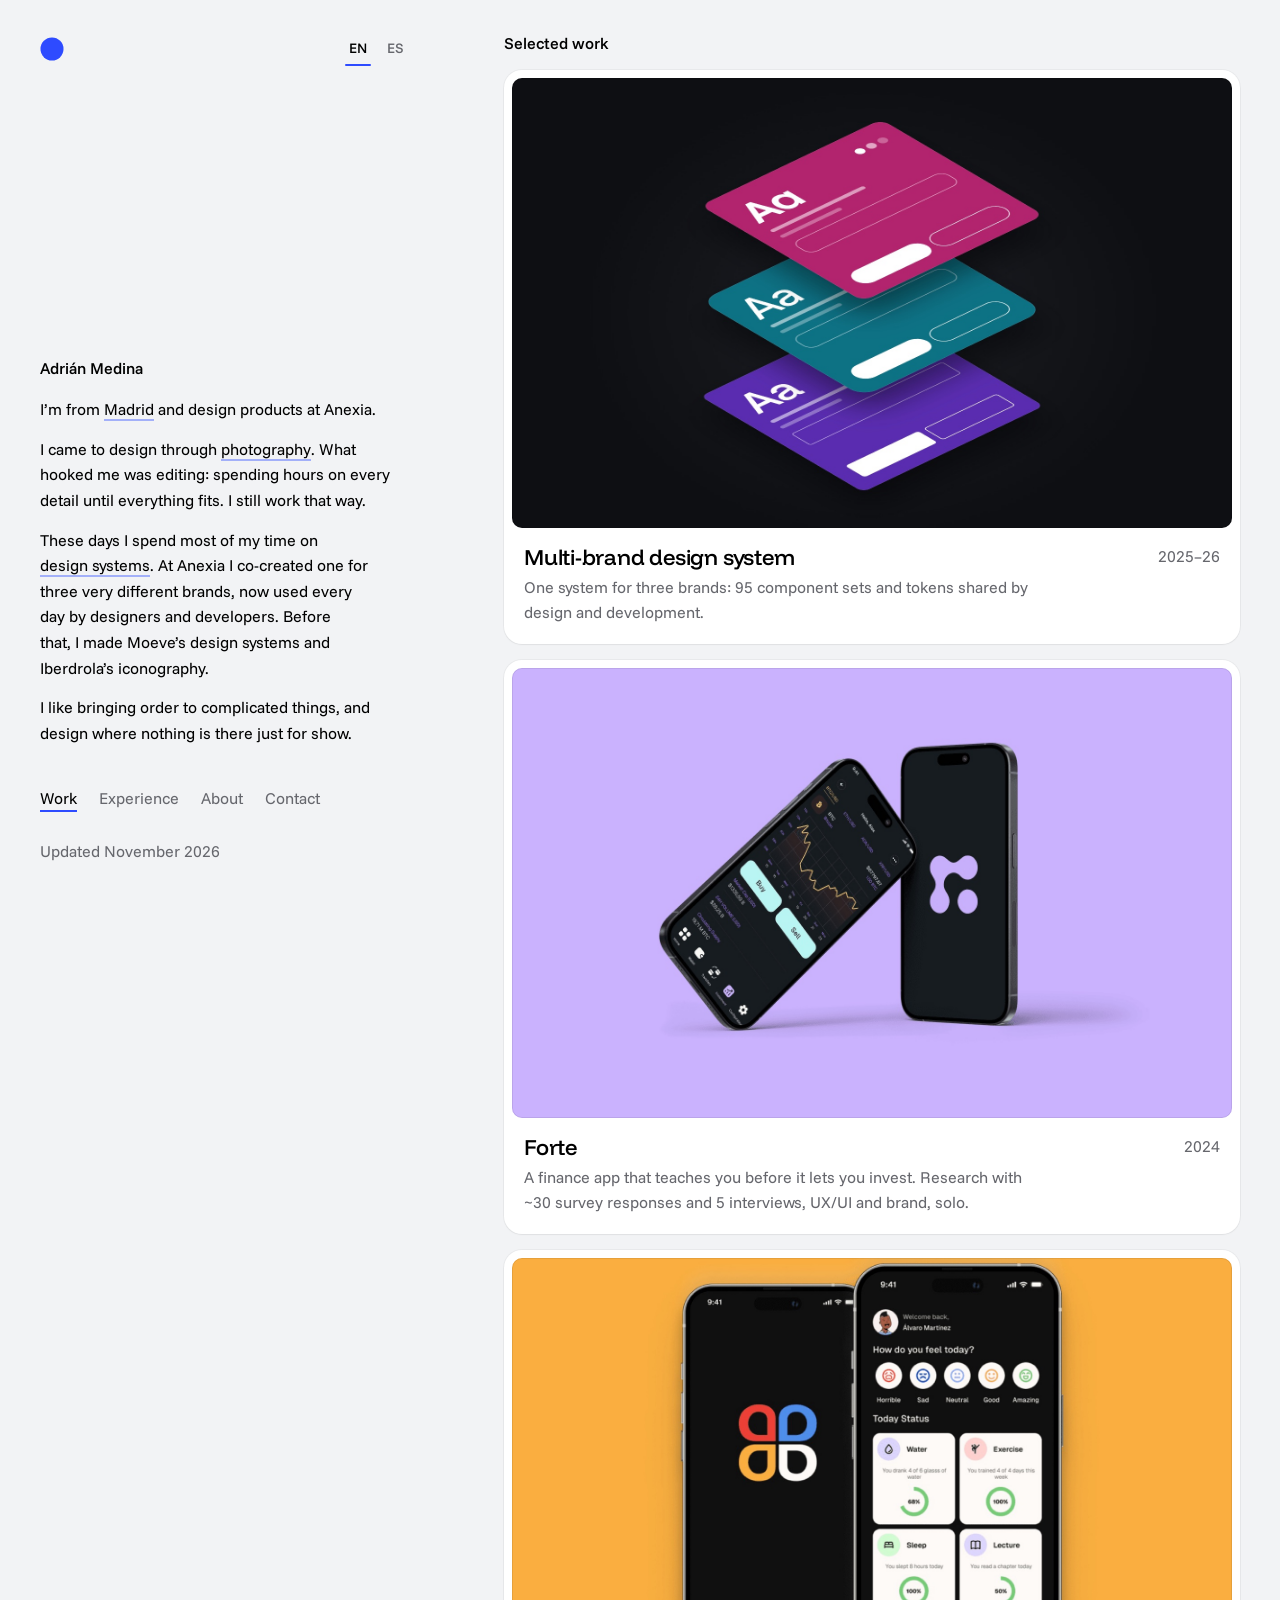
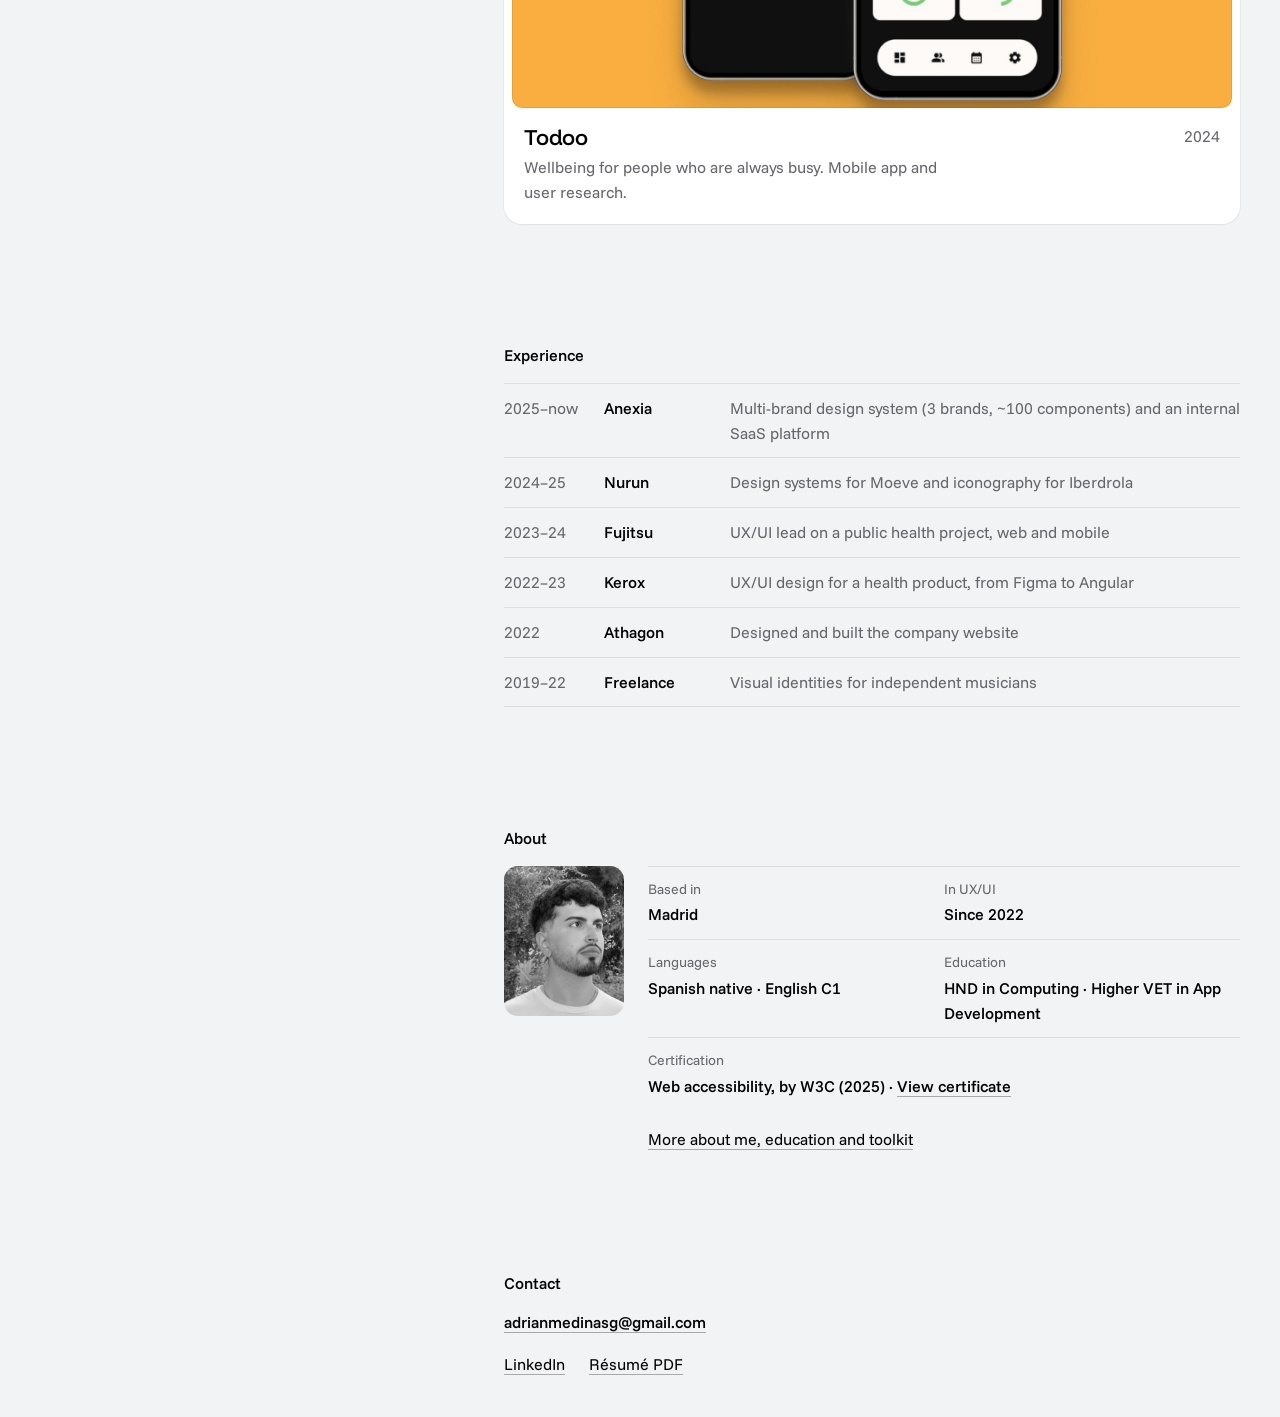
<file: index.html>
<!DOCTYPE html>
<html lang="en" data-lang="en">
<head>
  <meta charset="utf-8">
  <meta name="viewport" content="width=device-width, initial-scale=1">
  <title>Adrián Medina</title>
  <meta name="description" content="Portfolio of Adrián Medina, product designer in Madrid. Multi-brand design systems at Anexia, SaaS products and user research. Diseñador de producto UX/UI.">
  <link rel="canonical" href="https://adrianmedina.design/">
  <meta name="robots" content="index, follow, max-image-preview:large">
  <meta name="author" content="Adrián Medina">
  <meta name="theme-color" content="#f2f3f5">
  <meta property="og:type" content="website">
  <meta property="og:site_name" content="Adrián Medina">
  <meta property="og:url" content="https://adrianmedina.design/">
  <meta property="og:title" content="Adrián Medina — Product Designer & UX/UI Designer in Madrid">
  <meta property="og:description" content="Portfolio of Adrián Medina, product designer in Madrid. Multi-brand design systems at Anexia, SaaS products and user research. Diseñador de producto UX/UI.">
  <meta property="og:image" content="https://adrianmedina.design/assets/img/og.jpg">
  <meta property="og:image:width" content="1200">
  <meta property="og:image:height" content="630">
  <meta property="og:image:alt" content="Adrián Medina, product designer in Madrid">
  <meta property="og:locale" content="en_GB">
  <meta property="og:locale:alternate" content="es_ES">
  <meta name="twitter:card" content="summary_large_image">
  <meta name="twitter:title" content="Adrián Medina — Product Designer & UX/UI Designer in Madrid">
  <meta name="twitter:description" content="Portfolio of Adrián Medina, product designer in Madrid. Multi-brand design systems at Anexia, SaaS products and user research. Diseñador de producto UX/UI.">
  <meta name="twitter:image" content="https://adrianmedina.design/assets/img/og.jpg">
  <meta name="twitter:image:alt" content="Adrián Medina, product designer in Madrid">
  <script type="application/ld+json">[{"@context": "https://schema.org", "@type": "Person", "name": "Adrián Medina", "url": "https://adrianmedina.design/", "image": "https://adrianmedina.design/assets/img/adrian.jpg", "jobTitle": "Product Designer", "worksFor": {"@type": "Organization", "name": "Anexia"}, "address": {"@type": "PostalAddress", "addressLocality": "Madrid", "addressCountry": "ES"}, "knowsAbout": ["Product design", "UX design", "UI design", "Design systems", "User research", "SaaS"], "knowsLanguage": ["es", "en"], "sameAs": ["https://www.linkedin.com/in/adrian-medina-sanchez/"]}, {"@context": "https://schema.org", "@type": "WebSite", "name": "Adrián Medina", "url": "https://adrianmedina.design/", "inLanguage": ["en", "es"]}]</script>
  <link rel="icon" href="assets/img/favicon.svg?v=3" type="image/svg+xml">
  <script>(()=>{const s=localStorage.getItem("lang");const l=s||(navigator.language.startsWith("es")?"es":"en");document.documentElement.dataset.lang=l;document.documentElement.lang=l})()</script>
  <link rel="preconnect" href="https://fonts.googleapis.com">
  <link rel="preconnect" href="https://fonts.gstatic.com" crossorigin>
  <link href="https://fonts.googleapis.com/css2?family=Funnel+Display:wght@400..600&family=Funnel+Sans:wght@400..700&display=swap" rel="stylesheet">
  <link rel="stylesheet" href="assets/css/base.css?v=24">
  <link rel="stylesheet" href="assets/css/home.css?v=24">
  <script>
    if (!sessionStorage.getItem("intro-seen") && !matchMedia("(prefers-reduced-motion: reduce)").matches) {
      document.documentElement.classList.add("intro");
      setTimeout(() => document.documentElement.classList.add("go"), 1500);   // por si el script tarda
    }
  </script>
</head>
<body>
  <div class="layout">

    <!-- Columna fija: presentación, índice y hora de Madrid -->
    <aside class="side">
      <div class="side-top">
        <a class="me" href="./" aria-label="Adrián Medina"><svg viewBox="0 0 1000 1000" aria-hidden="true"><circle cx="500" cy="500" r="480" fill="currentColor"/></svg></a>
        
        <div class="lang" role="group" aria-label="Language"><button type="button" data-set="en">EN</button><button type="button" data-set="es">ES</button></div>
      </div>

      <div class="bio" data-l="es">
        <h1>Adrián Medina</h1>
        <p>Soy de <button type="button" class="term" data-peek="madrid">Madrid</button> y diseño producto en Anexia.</p>
        <p>Llegué al diseño desde la <span class="nw"><button type="button" class="term" data-peek="photo">fotografía</button>.</span> Lo que me enganchó fue la edición: dedicar horas a cada detalle hasta que todo encaja. Sigo trabajando así.</p>
        <p>Ahora paso casi todo el tiempo en <span class="nw"><button type="button" class="term" data-peek="system">design systems</button>.</span> En Anexia he cocreado uno para tres marcas muy distintas que ya usan a diario diseñadores y desarrolladores. Antes hice los de Moeve y la iconografía de Iberdrola.</p>
        <p>Me gusta ordenar lo complicado y el diseño en el que nada está por estar.</p>
      </div>
      <div class="bio" data-l="en">
        <h1>Adrián Medina</h1>
        <p>I’m from <button type="button" class="term" data-peek="madrid">Madrid</button> and design products at Anexia.</p>
        <p>I came to design through <span class="nw"><button type="button" class="term" data-peek="photo">photography</button>.</span> What hooked me was editing: spending hours on every detail until everything fits. I still work that way.</p>
        <p>These days I spend most of my time on <span class="nw"><button type="button" class="term" data-peek="system">design systems</button>.</span> At Anexia I co-created one for three very different brands, now used every day by designers and developers. Before that, I made Moeve’s design systems and Iberdrola’s iconography.</p>
        <p>I like bringing order to complicated things, and design where nothing is there just for show.</p>
      </div>

      <nav class="toc" aria-label="Sections">
        <a href="#work"><span data-l="es">Trabajo</span><span data-l="en">Work</span></a>
        <a href="#experience"><span data-l="es">Experiencia</span><span data-l="en">Experience</span></a>
        <a href="#about"><span data-l="es">Sobre mí</span><span data-l="en">About</span></a>
        <a href="#contact"><span data-l="es">Contacto</span><span data-l="en">Contact</span></a>
      </nav>

      <p class="status"><span data-l="es">Actualizado en noviembre de 2026</span><span data-l="en">Updated November 2026</span></p>
    </aside>

    <!-- Columna de contenido -->
    <main class="main">
      <section id="work" aria-labelledby="h-work">
        <h2 id="h-work" class="label"><span data-l="es">Trabajo seleccionado</span><span data-l="en">Selected work</span></h2>

        <a class="card case" href="work/design-system.html">
          <img src="assets/img/design-system/cover.jpg?v=3" width="1600" height="1000" alt="Three brand themes stacked as layers of one design system" decoding="async" fetchpriority="high">
          <div class="case-text">
            <h3><span data-l="es">Design system multimarca</span><span data-l="en">Multi-brand design system</span></h3>
            <p data-l="es">Un sistema para tres marcas: 95 conjuntos de componentes y tokens compartidos entre diseño y desarrollo.</p>
            <p data-l="en">One system for three brands: 95 component sets and tokens shared by design and development.</p>
            <span class="case-year">2025–26</span>
          </div>
        </a>

        <a class="card case" href="work/forte.html">
          <img src="assets/img/forte/cover.jpg" width="1500" height="996" alt="Forte app screens on a lilac background" loading="lazy" decoding="async">
          <div class="case-text">
            <h3>Forte</h3>
            <p data-l="es">Una app de finanzas que te enseña antes de dejarte invertir. Investigación con unas 30 respuestas de encuesta y 5 entrevistas, UX/UI y marca, en solitario.</p>
            <p data-l="en">A finance app that teaches you before it lets you invest. Research with ~30 survey responses and 5 interviews, UX/UI and brand, solo.</p>
            <span class="case-year">2024</span>
          </div>
        </a>

        <a class="card case" href="work/todoo.html">
          <img src="assets/img/todoo/cover.jpg" width="1600" height="1448" alt="Todoo app screens on an orange background" loading="lazy" decoding="async">
          <div class="case-text">
            <h3>Todoo</h3>
            <p data-l="es">Bienestar para gente que nunca tiene tiempo. App móvil e investigación con usuarios.</p>
            <p data-l="en">Wellbeing for people who are always busy. Mobile app and user research.</p>
            <span class="case-year">2024</span>
          </div>
        </a>
      </section>

      <section id="experience" aria-labelledby="h-exp">
        <h2 id="h-exp" class="label"><span data-l="es">Experiencia</span><span data-l="en">Experience</span></h2>
        <ol class="index">
          <li><time>2025–<span data-l="es">hoy</span><span data-l="en">now</span></time><b>Anexia</b><span data-l="es">Design system multimarca (3 marcas, ~100 componentes) y una plataforma SaaS interna</span><span data-l="en">Multi-brand design system (3 brands, ~100 components) and an internal SaaS platform</span></li>
          <li><time>2024–25</time><b>Nurun</b><span data-l="es">Design systems para Moeve e iconografía para Iberdrola</span><span data-l="en">Design systems for Moeve and iconography for Iberdrola</span></li>
          <li><time>2023–24</time><b>Fujitsu</b><span data-l="es">UX/UI en un proyecto de salud pública, web y móvil</span><span data-l="en">UX/UI lead on a public health project, web and mobile</span></li>
          <li><time>2022–23</time><b>Kerox</b><span data-l="es">Diseño UX/UI de un producto de salud, de Figma a Angular</span><span data-l="en">UX/UI design for a health product, from Figma to Angular</span></li>
          <li><time>2022</time><b>Athagon</b><span data-l="es">Diseño y desarrollo de la web de la empresa</span><span data-l="en">Designed and built the company website</span></li>
          <li><time>2019–22</time><b>Freelance</b><span data-l="es">Identidades visuales para músicos independientes</span><span data-l="en">Visual identities for independent musicians</span></li>
        </ol>
      </section>

      <section id="about" aria-labelledby="h-about">
        <h2 id="h-about" class="label"><span data-l="es">Sobre mí</span><span data-l="en">About</span></h2>
        <div class="about-mini">
          <img src="assets/img/adrian.jpg" width="800" height="800" alt="Portrait of Adrián Medina" loading="lazy" decoding="async">
          <div>
            <dl class="facts">
              <div><dt><span data-l="es">Base</span><span data-l="en">Based in</span></dt><dd>Madrid</dd></div>
              <div><dt><span data-l="es">En UX/UI</span><span data-l="en">In UX/UI</span></dt><dd><span data-l="es">Desde 2022</span><span data-l="en">Since 2022</span></dd></div>
              <div><dt><span data-l="es">Idiomas</span><span data-l="en">Languages</span></dt><dd><span data-l="es">Español nativo · Inglés C1</span><span data-l="en">Spanish native · English C1</span></dd></div>
              <div><dt><span data-l="es">Formación</span><span data-l="en">Education</span></dt><dd><span data-l="es">HND en Computing · CFGS DAM</span><span data-l="en">HND in Computing · Higher VET in App Development</span></dd></div>
              <div class="wide"><dt><span data-l="es">Certificación</span><span data-l="en">Certification</span></dt><dd><span data-l="es">Accesibilidad web, del W3C (2025)</span><span data-l="en">Web accessibility, by W3C (2025)</span> · <a class="ul" href="https://courses.edx.org/certificates/83cfdc6bb90c4c4789d09bea41fc455b" target="_blank" rel="noopener"><span data-l="es">Ver certificado</span><span data-l="en">View certificate</span></a></dd></div>
            </dl>
            <a class="ul" href="about.html"><span data-l="es">Más sobre mí, formación y herramientas</span><span data-l="en">More about me, education and toolkit</span></a>
          </div>
        </div>
      </section>

      <section class="contact" id="contact" aria-labelledby="h-contact">
        <h2 id="h-contact" class="label"><span data-l="es">Contacto</span><span data-l="en">Contact</span></h2>
        <p class="contact-big"><a class="ul" href="mailto:adrianmedinasg@gmail.com" data-copy="adrianmedinasg@gmail.com">adrianmedinasg@gmail.com</a><span class="done" aria-live="polite"><span data-l="es">Copiado</span><span data-l="en">Copied</span></span></p>
        <p class="contact-links"><a class="ul" href="https://www.linkedin.com/in/adrian-medina-sanchez/" target="_blank" rel="noopener">LinkedIn</a><a class="ul" href="assets/AdrianMedina-Resume.pdf" target="_blank" rel="noopener"><span data-l="es">CV en PDF</span><span data-l="en">Résumé PDF</span></a></p>
      </section>
    </main>
  </div>

  <!-- Vistas previas de los términos subrayados de la presentación -->
  <div class="peek" aria-hidden="true">
    <div class="peek-item" data-for="madrid"><p class="peek-big" data-madrid></p><p data-l="es">Hora de Madrid ahora mismo.</p><p data-l="en">Current time in Madrid.</p></div>
    <div class="peek-item" data-for="photo"><img src="assets/img/adrian.jpg" alt="" width="800" height="800" loading="lazy" decoding="async"><p data-l="es">De la fotografía me quedó la obsesión por editar cada detalle.</p><p data-l="en">Photography left me obsessed with editing every detail.</p></div>
    <div class="peek-item" data-for="system"><div class="mini-comp"><span>Button</span><span>Input</span><span>Tag</span><span>Card</span><span>Modal</span><span>Tabs</span></div><p data-l="es">Componentes, tokens y documentación que usan diseño y desarrollo a diario.</p><p data-l="en">Components, tokens and docs that design and engineering use every day.</p></div>
  </div>

  <script src="assets/js/site.js?v=6"></script>
  <script src="assets/js/home.js?v=3"></script>
  <!-- Cloudflare Web Analytics --><script defer src="https://static.cloudflareinsights.com/beacon.min.js" data-cf-beacon='{"token": "b4ddf8878439459380225249ac519185"}'></script><!-- End Cloudflare Web Analytics -->
</body>
</html>
</file>
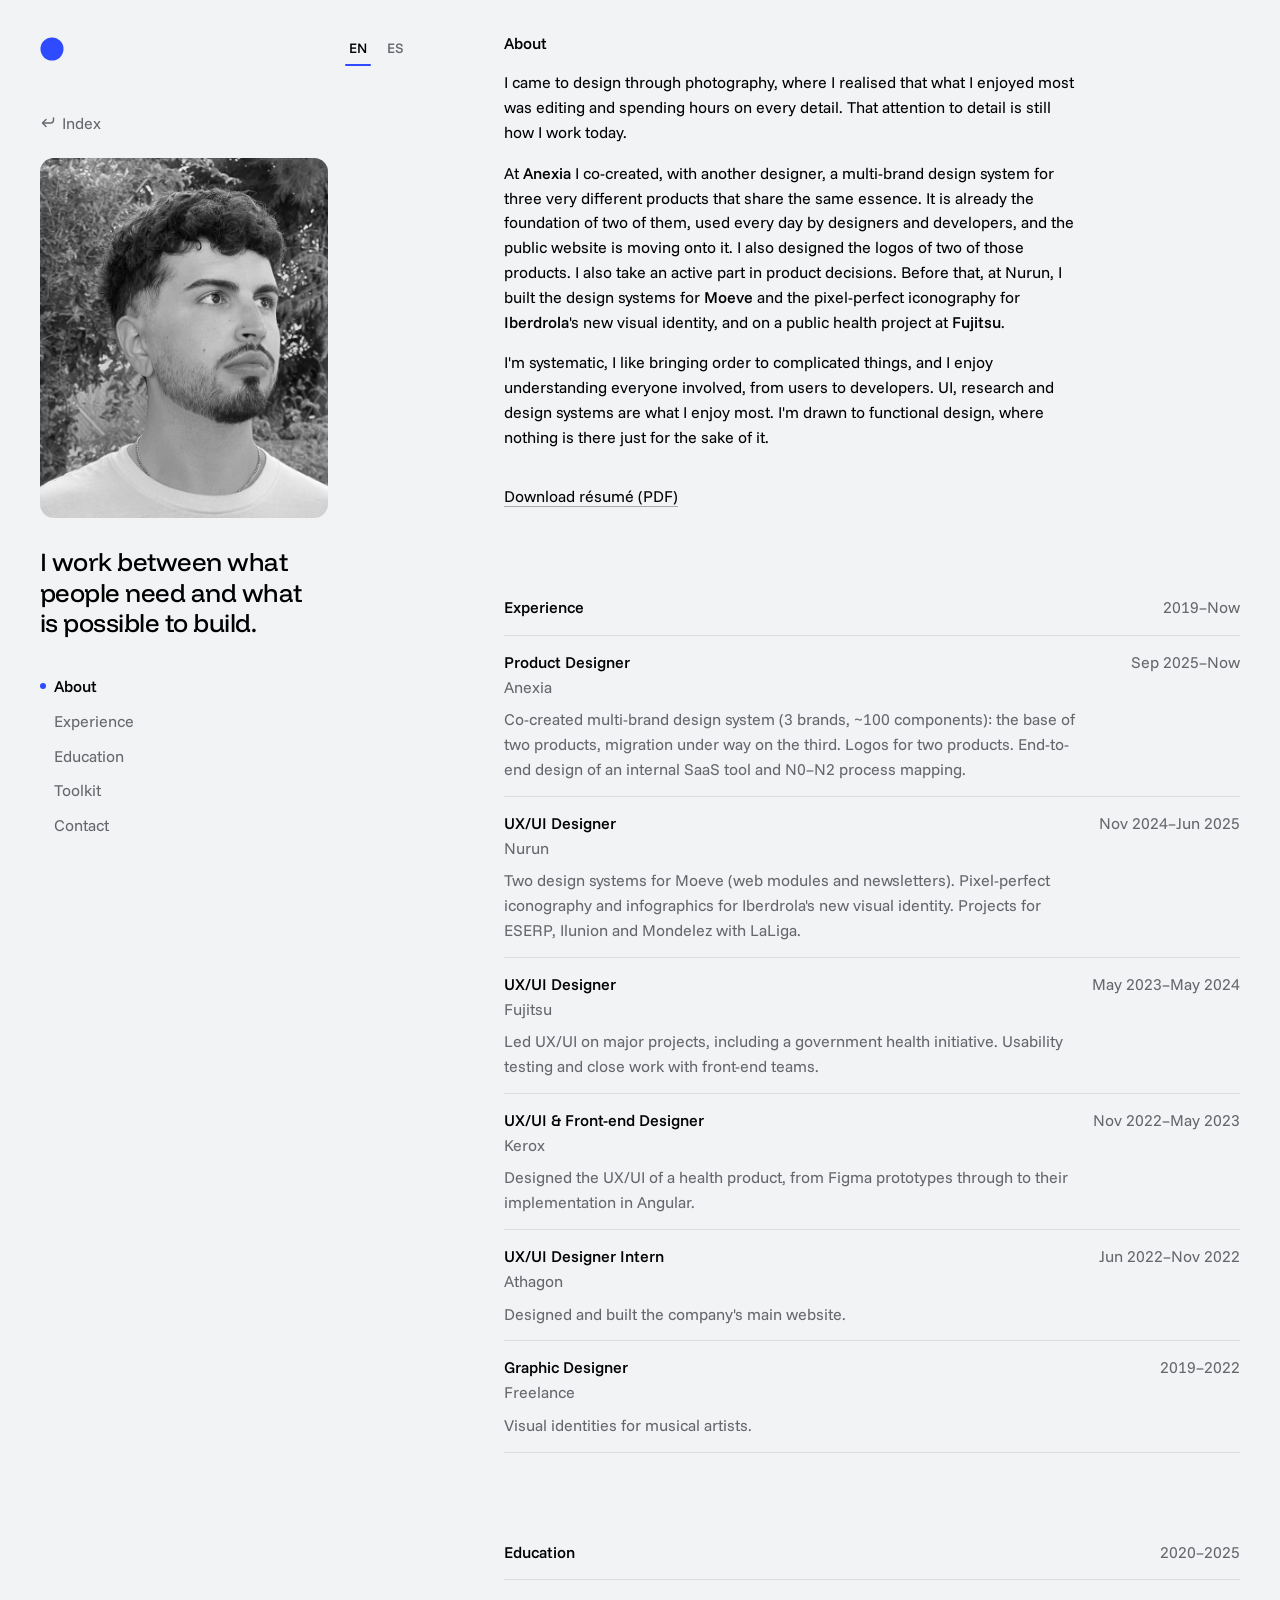
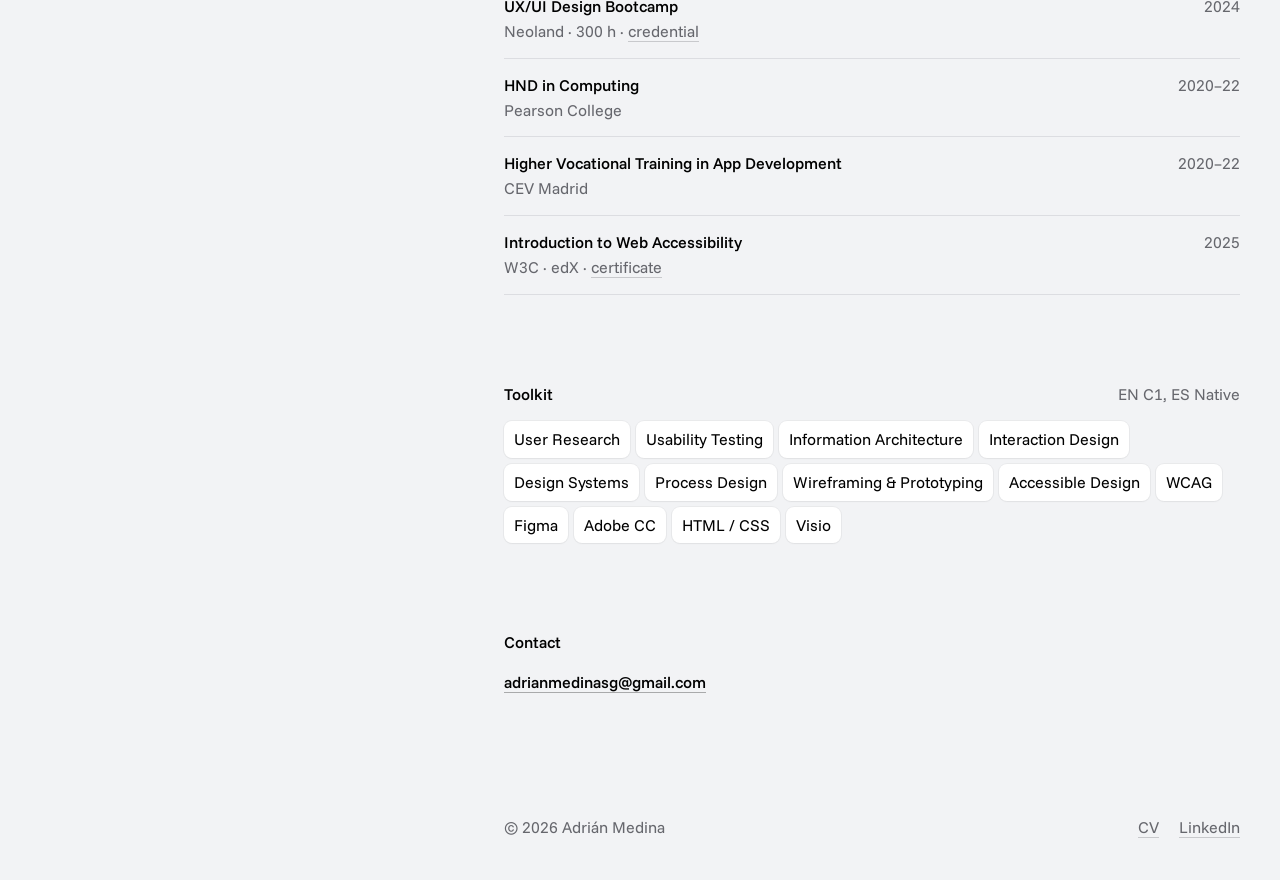
<file: about.html>
<!DOCTYPE html>
<html lang="en" data-lang="en">
<head>
  <meta charset="utf-8">
  <meta name="viewport" content="width=device-width, initial-scale=1">
  <title>About Adrián Medina — Product Designer in Madrid</title>
  <meta name="description" content="Adrián Medina, product and UX/UI designer in Madrid: design systems, SaaS and research. Experience at Anexia, Nurun (Moeve, Iberdrola) and Fujitsu.">
  <meta property="og:type" content="profile">
  <meta property="og:url" content="https://adrianmedina.design/about.html">
  <meta property="og:title" content="About Adrián Medina — Product Designer in Madrid">
  <meta property="og:description" content="Adrián Medina, product and UX/UI designer in Madrid: design systems, SaaS and research. Experience at Anexia, Nurun (Moeve, Iberdrola) and Fujitsu.">
  <meta property="og:image" content="https://adrianmedina.design/assets/img/og.jpg">
  <meta property="og:image:width" content="1200">
  <meta property="og:image:height" content="630">
  <meta property="og:image:alt" content="Adrián Medina — Product designer making complex tools feel simple.">
  <link rel="canonical" href="https://adrianmedina.design/about.html">
  <meta name="robots" content="index, follow, max-image-preview:large">
  <meta name="author" content="Adrián Medina">
  <meta property="og:site_name" content="Adrián Medina">
  <meta property="og:locale" content="en_GB">
  <meta property="og:locale:alternate" content="es_ES">
  <meta name="theme-color" content="#f2f3f5">
  <script type="application/ld+json">{"@context": "https://schema.org", "@type": "ProfilePage", "url": "https://adrianmedina.design/about.html", "name": "About Adrián Medina", "mainEntity": {"@type": "Person", "name": "Adrián Medina", "url": "https://adrianmedina.design/", "image": "https://adrianmedina.design/assets/img/adrian.jpg", "jobTitle": "Product Designer", "worksFor": {"@type": "Organization", "name": "Anexia"}, "alumniOf": [{"@type": "EducationalOrganization", "name": "Neoland"}, {"@type": "EducationalOrganization", "name": "Pearson College London"}, {"@type": "EducationalOrganization", "name": "CEV Madrid"}], "address": {"@type": "PostalAddress", "addressLocality": "Madrid", "addressCountry": "ES"}, "knowsLanguage": ["es", "en"], "sameAs": ["https://www.linkedin.com/in/adrian-medina-sanchez/"]}}</script>
  <meta name="twitter:card" content="summary_large_image">
  <meta name="twitter:image:alt" content="Adrián Medina — Product designer making complex tools feel simple.">
  <meta name="twitter:image" content="https://adrianmedina.design/assets/img/og.jpg">
  <meta name="twitter:description" content="Adrián Medina, product and UX/UI designer in Madrid: design systems, SaaS and research. Experience at Anexia, Nurun (Moeve, Iberdrola) and Fujitsu.">
  <meta name="twitter:title" content="About Adrián Medina — Product Designer in Madrid">
  <link rel="icon" href="assets/img/favicon.svg?v=3" type="image/svg+xml">
  <script>(()=>{const s=localStorage.getItem("lang");document.documentElement.dataset.lang=s||(navigator.language.startsWith("es")?"es":"en");document.documentElement.lang=document.documentElement.dataset.lang})()</script>
  <link rel="preconnect" href="https://fonts.googleapis.com">
  <link rel="preconnect" href="https://fonts.gstatic.com" crossorigin>
  <link href="https://fonts.googleapis.com/css2?family=Funnel+Display:wght@400..600&family=Funnel+Sans:wght@400..700&display=swap" rel="stylesheet">
  <link rel="stylesheet" href="assets/css/base.css?v=24">
  <link rel="stylesheet" href="assets/css/page.css?v=24">
</head>
<body>
  <div class="layout">
    <aside class="side">
      <div class="side-top"><a class="me" href="./" aria-label="Adrián Medina"><svg viewBox="0 0 1000 1000" aria-hidden="true"><circle cx="500" cy="500" r="480" fill="currentColor"/></svg></a><div class="lang" role="group" aria-label="Language"><button type="button" data-set="en">EN</button><button type="button" data-set="es">ES</button></div></div>
      <div class="side-body">
        <a class="back" href="./"><svg width="16" height="16" viewBox="0 0 16 16" fill="none" aria-hidden="true"><path d="M6 4.5 2.5 8 6 11.5" stroke="currentColor" stroke-width="1.4" stroke-linecap="round" stroke-linejoin="round"/><path d="M3 8h7.5A3 3 0 0 0 13.5 5V3" stroke="currentColor" stroke-width="1.4" stroke-linecap="round"/></svg><span data-l="es">Inicio</span><span data-l="en">Index</span></a>
        <figure class="portrait">
        <img decoding="async" width="800" height="800" src="assets/img/adrian.jpg" alt="Portrait of Adrián Medina">
      </figure>
        <h1 class="lead" data-l="en">I work between what people need and what is possible to build.</h1>
        <h1 class="lead" data-l="es">Trabajo entre lo que la gente necesita y lo que es posible construir.</h1>
        <nav class="toc-v" aria-label="Sections"><a href="#about"><span data-l="en">About</span><span data-l="es">Sobre mí</span></a><a href="#experience"><span data-l="en">Experience</span><span data-l="es">Experiencia</span></a><a href="#education"><span data-l="en">Education</span><span data-l="es">Formación</span></a><a href="#toolkit"><span data-l="en">Toolkit</span><span data-l="es">Herramientas</span></a><a href="#contact"><span data-l="en">Contact</span><span data-l="es">Contacto</span></a></nav>
      </div>
    </aside>
    <main class="main">
      <section id="about">
        <h2 class="label"><span data-l="en">About</span><span data-l="es">Sobre mí</span></h2>
        <div class="prose">
          <p data-l="en">I came to design through photography, where I realised that what I enjoyed most was editing and spending hours on every detail. That attention to detail is still how I work today.</p>
          <p data-l="es">Llegué al diseño desde la fotografía, donde descubrí que lo que más disfrutaba era editar y pasar horas con cada detalle. Esa atención al detalle sigue siendo mi forma de trabajar.</p>

          <p data-l="en">At <strong>Anexia</strong> I co-created, with another designer, a multi-brand design system for three very different products that share the same essence. It is already the foundation of two of them, used every day by designers and developers, and the public website is moving onto it. I also designed the logos of two of those products. I also take an active part in product decisions. Before that, at Nurun, I built the design systems for <strong>Moeve</strong> and the pixel-perfect iconography for <strong>Iberdrola</strong>'s new visual identity, and on a public health project at <strong>Fujitsu</strong>.</p>
          <p data-l="es">En <strong>Anexia</strong> he creado, junto a otra diseñadora, un design system multimarca para tres productos muy distintos que comparten una misma esencia. Ya es la base de dos de ellos, lo usan cada día diseñadores y desarrolladores, y la web pública se está migrando a él. También diseñé los logos de dos de esos productos. Además, participo de forma activa en las decisiones de producto. Antes, en Nurun, creé los design systems de <strong>Moeve</strong> y la iconografía pixel-perfect de <strong>Iberdrola</strong> para su nueva identidad visual, y en un proyecto de salud pública en <strong>Fujitsu</strong>.</p>

          <p data-l="en">I'm systematic, I like bringing order to complicated things, and I enjoy understanding everyone involved, from users to developers. UI, research and design systems are what I enjoy most. I'm drawn to functional design, where nothing is there just for the sake of it.</p>
          <p data-l="es">Soy sistemático, me gusta ordenar lo complicado y entender a todas las partes, de los usuarios a los desarrolladores. Lo que más disfruto es la UI, la investigación y los design systems. Me atrae el diseño funcional, donde nada está por estar.</p>
        </div>
        <a class="ul resume-link" href="assets/AdrianMedina-Resume.pdf" target="_blank" rel="noopener"><span data-l="en">Download résumé (PDF)</span><span data-l="es">Descargar CV (PDF)</span></a>
      </section>
      <section class="cv-block" id="experience">
          <h2 class="label"><span data-l="en">Experience</span><span data-l="es">Experiencia</span><span class="meta">2019–<span data-l="en">Now</span><span data-l="es">Hoy</span></span></h2>
          <ul class="rows">
            <li>
              <span><span class="role">Product Designer</span> <span class="where">Anexia</span></span>
              <span class="when meta">Sep 2025–<span data-l="en">Now</span><span data-l="es">Hoy</span></span>
              <span class="desc" data-l="en">Co-created multi-brand design system (3 brands, ~100 components): the base of two products, migration under way on the third. Logos for two products. End-to-end design of an internal SaaS tool and N0–N2 process mapping.</span>
              <span class="desc" data-l="es">Design system multimarca co-creado (3 marcas, ~100 componentes): base de dos productos y en migración en el tercero. Logos de dos productos. Diseño integral de una herramienta SaaS interna y mapeo de procesos N0–N2.</span>
            </li>
            <li>
              <span><span class="role">UX/UI Designer</span> <span class="where">Nurun</span></span>
              <span class="when meta">Nov 2024–Jun 2025</span>
              <span class="desc" data-l="en">Two design systems for Moeve (web modules and newsletters). Pixel-perfect iconography and infographics for Iberdrola's new visual identity. Projects for ESERP, Ilunion and Mondelez with LaLiga.</span>
              <span class="desc" data-l="es">Dos design systems para Moeve (módulos web y newsletters). Iconografía pixel-perfect e infografías para la nueva identidad visual de Iberdrola. Proyectos para ESERP, Ilunion y Mondelez con LaLiga.</span>
            </li>
            <li>
              <span><span class="role">UX/UI Designer</span> <span class="where">Fujitsu</span></span>
              <span class="when meta">May 2023–May 2024</span>
              <span class="desc" data-l="en">Led UX/UI on major projects, including a government health initiative. Usability testing and close work with front-end teams.</span>
              <span class="desc" data-l="es">Responsable de UX/UI en proyectos grandes, entre ellos una iniciativa de salud pública. Tests de usabilidad y trabajo estrecho con front-end.</span>
            </li>
            <li>
              <span><span class="role">UX/UI &amp; Front-end Designer</span> <span class="where">Kerox</span></span>
              <span class="when meta">Nov 2022–May 2023</span>
              <span class="desc" data-l="en">Designed the UX/UI of a health product, from Figma prototypes through to their implementation in Angular.</span>
              <span class="desc" data-l="es">Diseño UX/UI de un producto de salud, desde los prototipos en Figma hasta su implementación en Angular.</span>
            </li>
            <li>
              <span><span class="role">UX/UI Designer Intern</span> <span class="where">Athagon</span></span>
              <span class="when meta">Jun 2022–Nov 2022</span>
              <span class="desc" data-l="en">Designed and built the company's main website.</span>
              <span class="desc" data-l="es">Diseño y desarrollo de la web principal de la empresa.</span>
            </li>
            <li>
              <span><span class="role"><span data-l="en">Graphic Designer</span><span data-l="es">Diseñador gráfico</span></span> <span class="where">Freelance</span></span>
              <span class="when meta">2019–2022</span>
              <span class="desc" data-l="en">Visual identities for musical artists.</span>
              <span class="desc" data-l="es">Identidades visuales para artistas musicales.</span>
            </li>
          </ul>
        </section><section class="cv-block" id="education">
          <h2 class="label"><span data-l="en">Education</span><span data-l="es">Formación</span><span class="meta">2020–2025</span></h2>
          <ul class="rows">
            <li><span><span class="role">UX/UI Design Bootcamp</span> <span class="where">Neoland · 300 h · <a class="ul" href="https://www.credential.net/bpxfhgmx" target="_blank" rel="noopener"><span data-l="en">credential</span><span data-l="es">credencial</span></a></span></span><span class="when meta">2024</span></li>
            <li><span><span class="role">HND in Computing</span> <span class="where">Pearson College</span></span><span class="when meta">2020–22</span></li>
            <li><span><span class="role"><span data-l="en">Higher Vocational Training in App Development</span><span data-l="es">CFGS en Desarrollo de Aplicaciones</span></span> <span class="where">CEV Madrid</span></span><span class="when meta">2020–22</span></li>
            <li><span><span class="role">Introduction to Web Accessibility</span> <span class="where">W3C · edX · <a class="ul" href="https://courses.edx.org/certificates/83cfdc6bb90c4c4789d09bea41fc455b" target="_blank" rel="noopener"><span data-l="en">certificate</span><span data-l="es">certificado</span></a></span></span><span class="when meta">2025</span></li>
          </ul>
        </section><section class="cv-block" id="toolkit">
          <h2 class="label"><span data-l="en">Toolkit</span><span data-l="es">Herramientas</span><span class="meta">EN C1, ES <span data-l="en">Native</span><span data-l="es">Nativo</span></span></h2>
          <div class="tags">
            <span>User Research</span><span>Usability Testing</span><span>Information Architecture</span>
            <span>Interaction Design</span><span>Design Systems</span><span>Process Design</span>
            <span>Wireframing & Prototyping</span><span>Accessible Design</span><span>WCAG</span><span>Figma</span>
            <span>Adobe CC</span><span>HTML / CSS</span><span>Visio</span>
          </div>
        </section>
      <section class="contact" id="contact">
        <h2 class="label"><span data-l="en">Contact</span><span data-l="es">Contacto</span></h2>
        <p class="contact-big"><a class="ul" href="mailto:adrianmedinasg@gmail.com" data-copy="adrianmedinasg@gmail.com">adrianmedinasg@gmail.com</a><span class="done"><span data-l="en">Copied</span><span data-l="es">Copiado</span></span></p>
      </section>
      <footer class="foot">
        <span>© <span data-year></span> Adrián Medina</span>
        <nav><a class="ul" href="assets/AdrianMedina-Resume.pdf" target="_blank" rel="noopener">CV</a><a class="ul" href="https://www.linkedin.com/in/adrian-medina-sanchez/" target="_blank" rel="noopener">LinkedIn</a></nav>
      </footer>
    </main>
  </div>
  <script src="assets/js/site.js?v=6"></script>
  <!-- Cloudflare Web Analytics --><script defer src="https://static.cloudflareinsights.com/beacon.min.js" data-cf-beacon='{"token": "b4ddf8878439459380225249ac519185"}'></script><!-- End Cloudflare Web Analytics -->
</body>
</html>
</file>
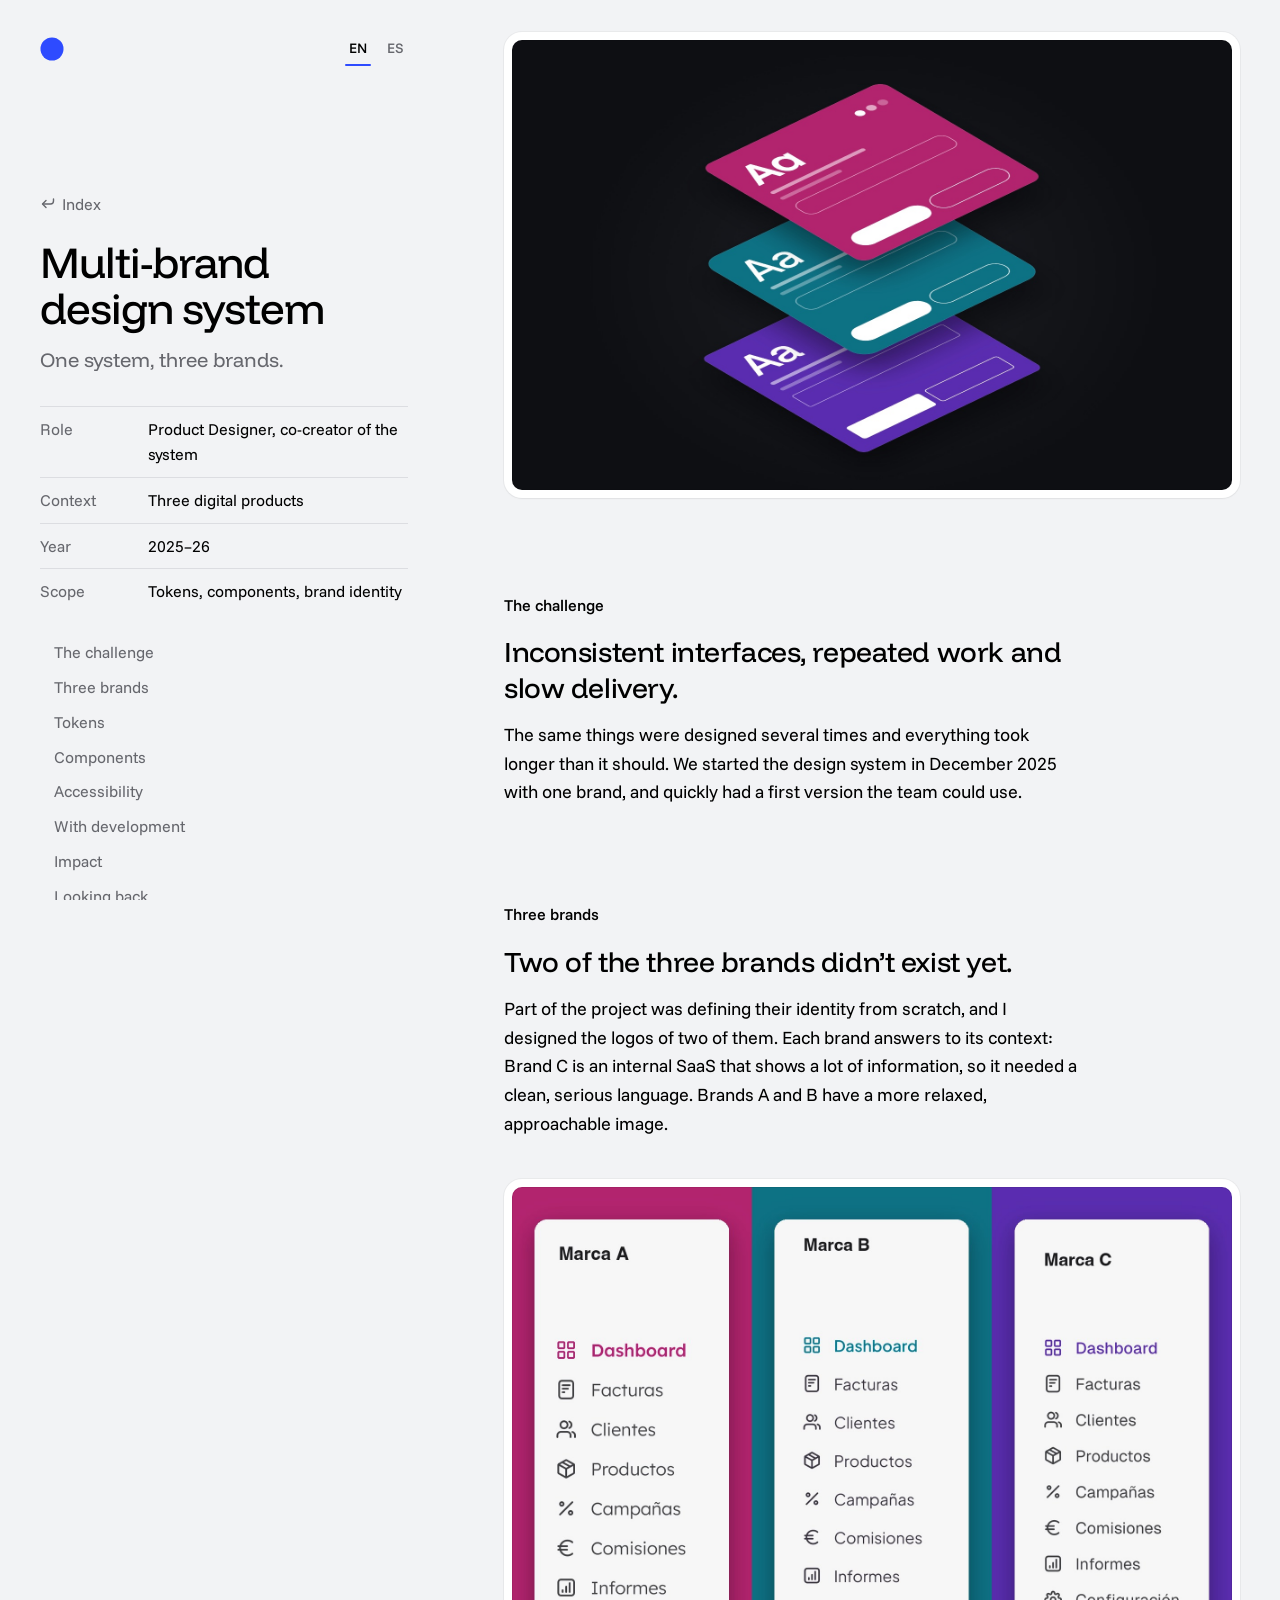
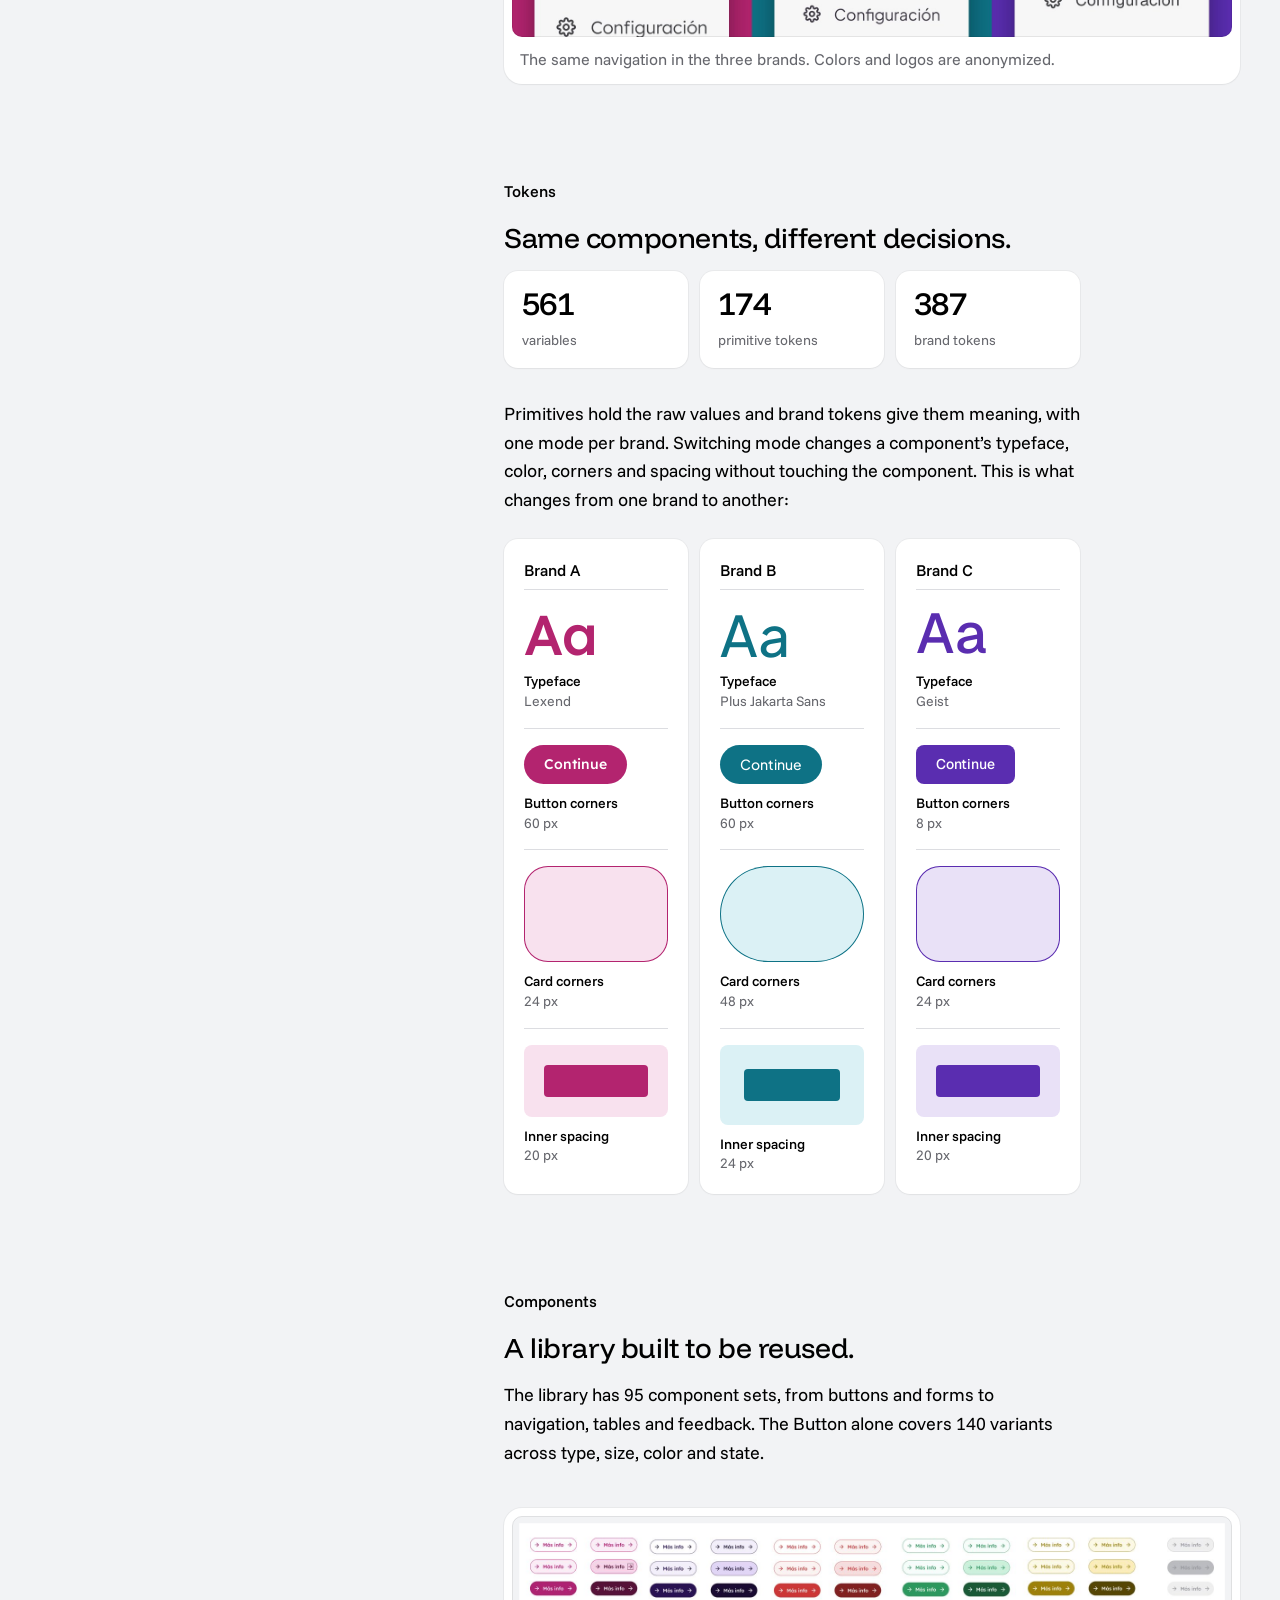
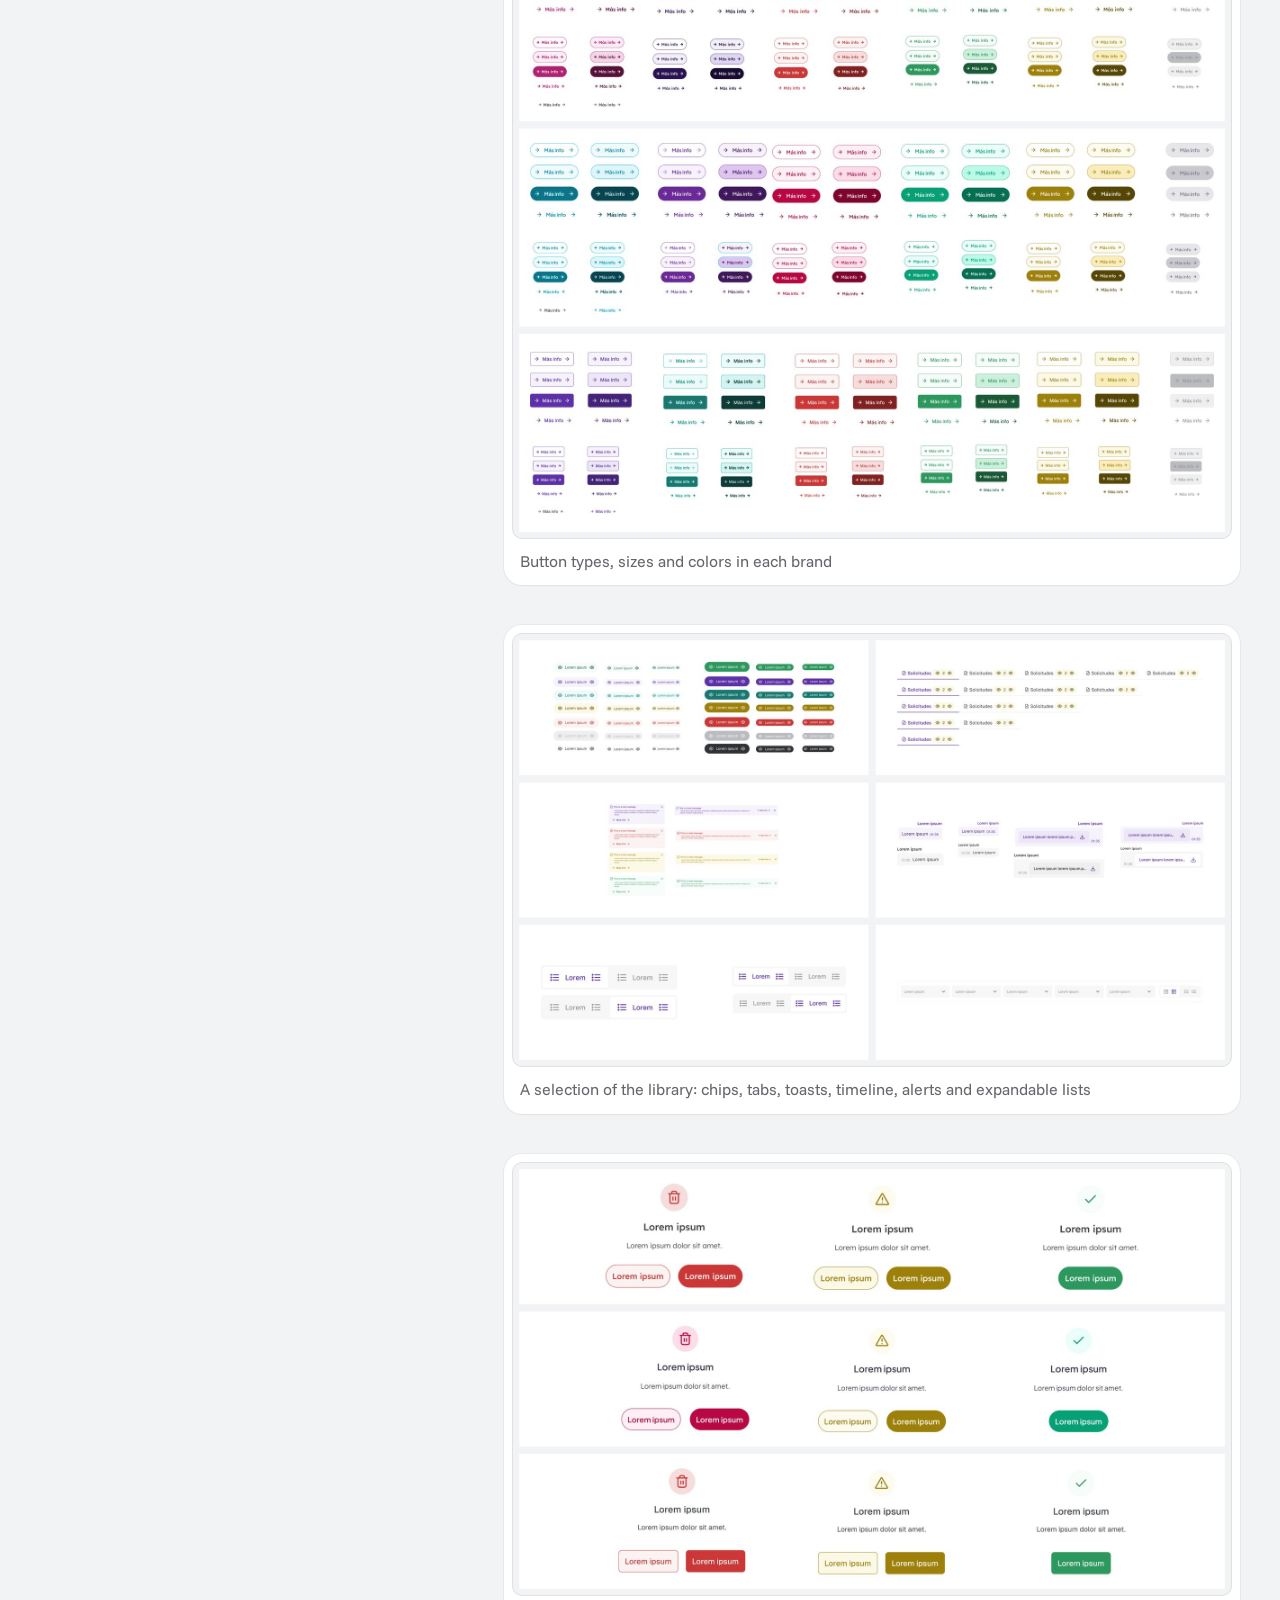
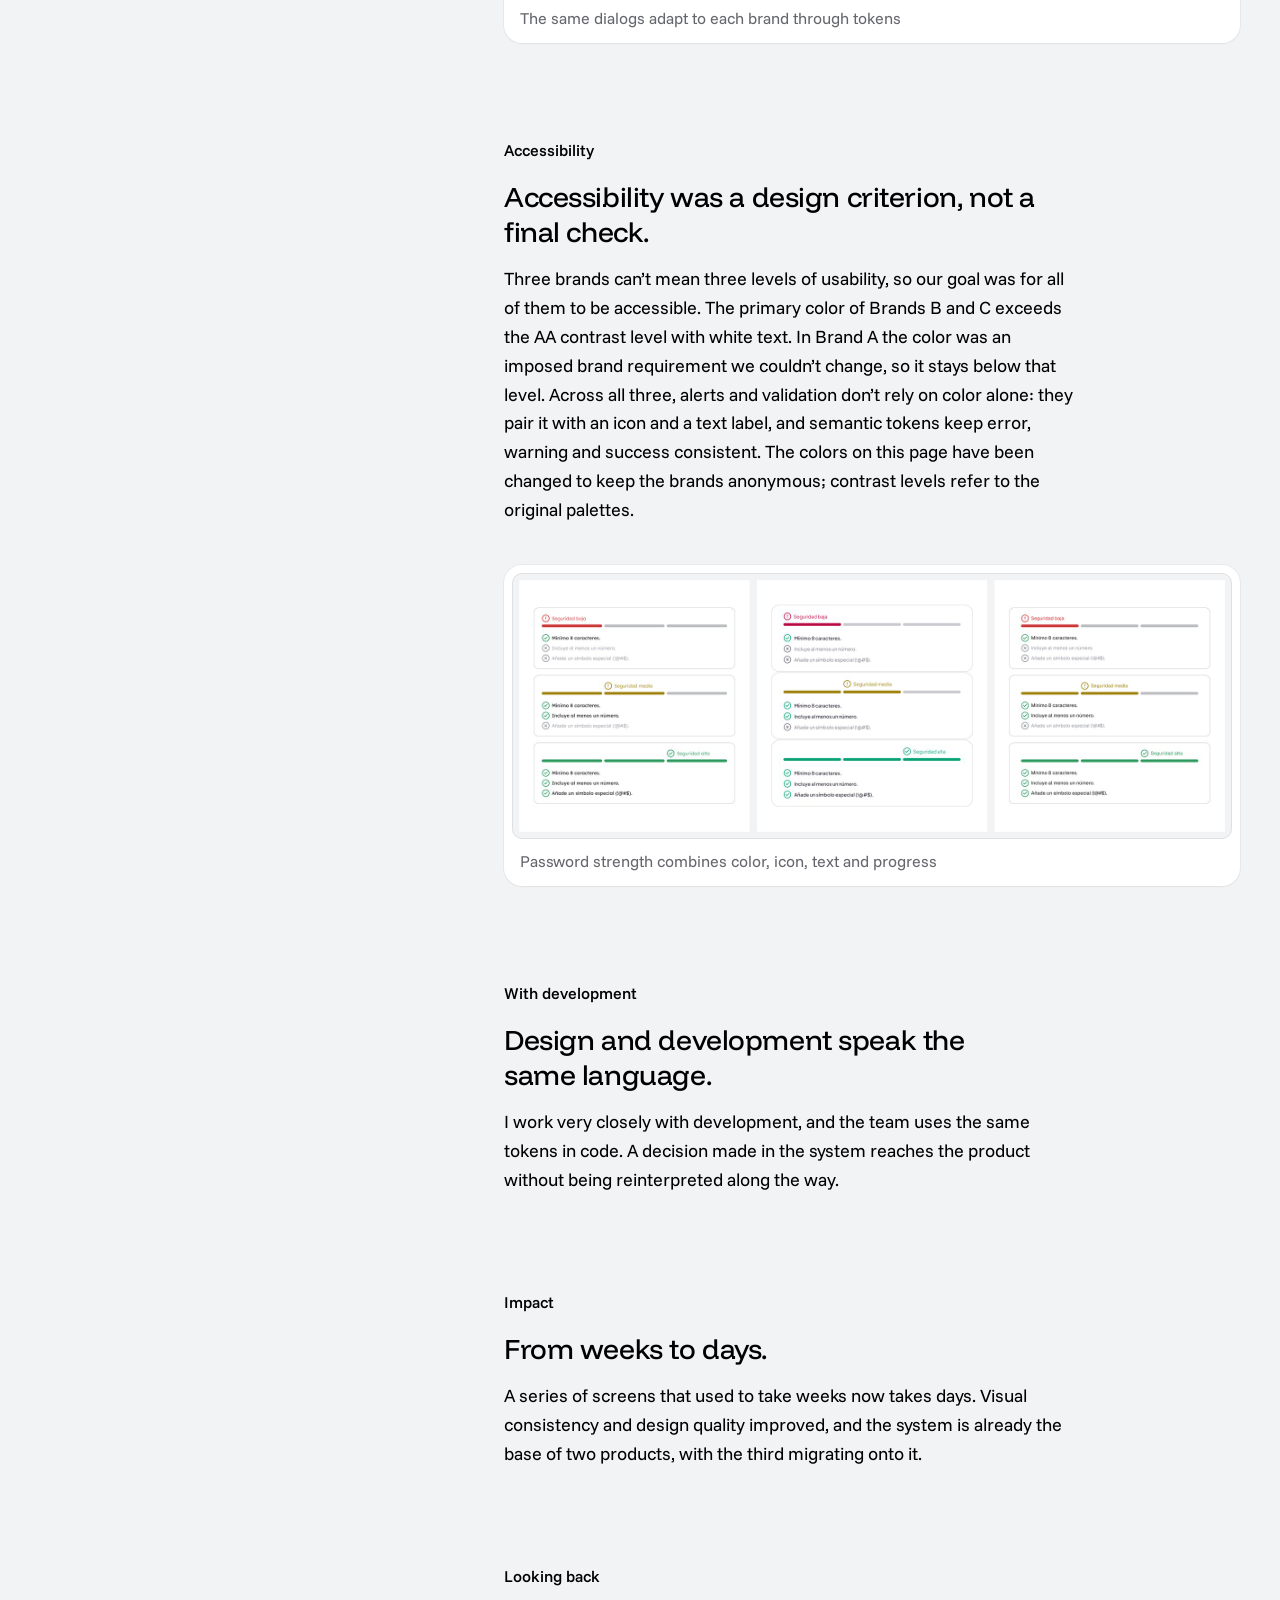
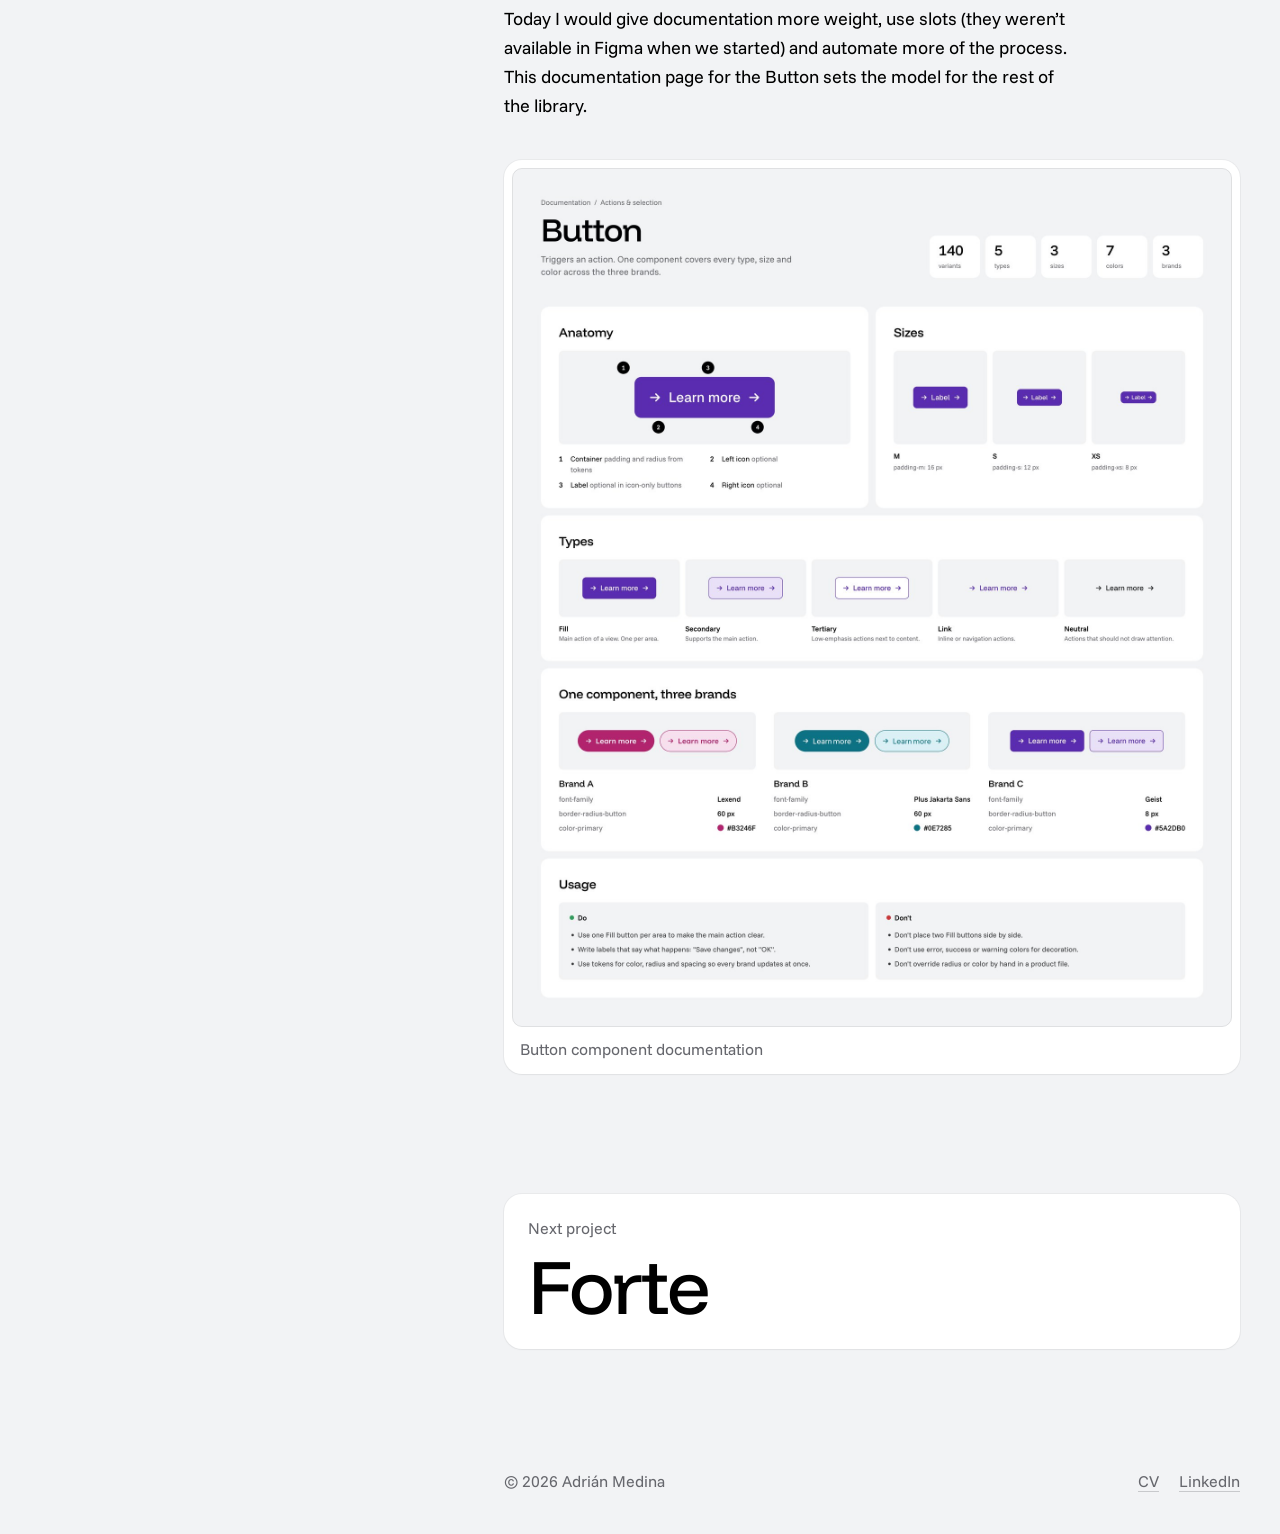
<file: work/design-system.html>
<!DOCTYPE html>
<html lang="en" data-lang="en">
<head>
  <meta charset="utf-8">
  <meta name="viewport" content="width=device-width, initial-scale=1">
  <title>Multi-brand design system case study · Adrián Medina</title>
  <meta name="description" content="Multi-brand design system case study: three brands, 95 component sets and 561 design tokens shared by design and development.">
  <meta property="og:type" content="article">
  <meta property="og:url" content="https://adrianmedina.design/work/design-system.html">
  <meta property="og:title" content="Multi-brand design system case study · Adrián Medina">
  <meta property="og:description" content="Multi-brand design system case study: three brands, 95 component sets and 561 design tokens shared by design and development.">
  <meta property="og:image" content="https://adrianmedina.design/assets/img/design-system/cover.jpg">
  <meta property="og:image:width" content="1600">
  <meta property="og:image:height" content="1000">
  <meta property="og:image:alt" content="Three brand themes stacked as layers of one design system">
  <link rel="canonical" href="https://adrianmedina.design/work/design-system.html">
  <meta name="robots" content="index, follow, max-image-preview:large">
  <meta name="author" content="Adrián Medina">
  <meta property="og:site_name" content="Adrián Medina">
  <meta property="og:locale" content="en_GB">
  <meta property="og:locale:alternate" content="es_ES">
  <meta name="theme-color" content="#f2f3f5">
  <script type="application/ld+json">[{"@context": "https://schema.org", "@type": "CreativeWork", "name": "Multi-brand design system — case study", "headline": "Multi-brand design system case study · Adrián Medina", "description": "Multi-brand design system case study: three brands, 95 component sets and 561 design tokens shared by design and development.", "url": "https://adrianmedina.design/work/design-system.html", "image": "https://adrianmedina.design/assets/img/design-system/cover.jpg", "about": "Multi-brand design system", "dateCreated": "2025", "inLanguage": ["en", "es"], "creator": {"@type": "Person", "name": "Adrián Medina", "url": "https://adrianmedina.design/"}, "author": {"@type": "Person", "name": "Adrián Medina", "url": "https://adrianmedina.design/"}}, {"@context": "https://schema.org", "@type": "BreadcrumbList", "itemListElement": [{"@type": "ListItem", "position": 1, "name": "Work", "item": "https://adrianmedina.design/"}, {"@type": "ListItem", "position": 2, "name": "Multi-brand design system", "item": "https://adrianmedina.design/work/design-system.html"}]}]</script>
  <meta name="twitter:card" content="summary_large_image">
  <meta name="twitter:image:alt" content="Three brand themes stacked as layers of one design system">
  <meta name="twitter:image" content="https://adrianmedina.design/assets/img/design-system/cover.jpg">
  <meta name="twitter:description" content="Multi-brand design system case study: three brands, 95 component sets and 561 design tokens shared by design and development.">
  <meta name="twitter:title" content="Multi-brand design system case study · Adrián Medina">
  <link rel="icon" href="../assets/img/favicon.svg?v=3" type="image/svg+xml">
  <script>(()=>{const s=localStorage.getItem("lang");document.documentElement.dataset.lang=s||(navigator.language.startsWith("es")?"es":"en");document.documentElement.lang=document.documentElement.dataset.lang})()</script>
  <link rel="preconnect" href="https://fonts.googleapis.com">
  <link rel="preconnect" href="https://fonts.gstatic.com" crossorigin>
  <link href="https://fonts.googleapis.com/css2?family=Funnel+Display:wght@400..600&family=Funnel+Sans:wght@400..700&family=Lexend:wght@500&family=Plus+Jakarta+Sans:wght@500&family=Geist:wght@500&display=swap" rel="stylesheet">
  <link rel="stylesheet" href="../assets/css/base.css?v=24">
  <link rel="stylesheet" href="../assets/css/page.css?v=24">
</head>
<body>
  <div class="layout">
    <aside class="side">
      <div class="side-top"><a class="me" href="../" aria-label="Adrián Medina"><svg viewBox="0 0 1000 1000" aria-hidden="true"><circle cx="500" cy="500" r="480" fill="currentColor"/></svg></a><div class="lang" role="group" aria-label="Language"><button type="button" data-set="en">EN</button><button type="button" data-set="es">ES</button></div></div>
      <div class="side-body">
        <a class="back" href="../"><svg width="16" height="16" viewBox="0 0 16 16" fill="none" aria-hidden="true"><path d="M6 4.5 2.5 8 6 11.5" stroke="currentColor" stroke-width="1.4" stroke-linecap="round" stroke-linejoin="round"/><path d="M3 8h7.5A3 3 0 0 0 13.5 5V3" stroke="currentColor" stroke-width="1.4" stroke-linecap="round"/></svg><span data-l="es">Inicio</span><span data-l="en">Index</span></a>
        <h1 class="case-title long"><span data-l="en">Multi-brand design system</span><span data-l="es">Design system multimarca</span></h1>
        <p class="case-sub"><span data-l="en">One system, three brands.</span><span data-l="es">Un sistema, tres marcas.</span></p>
        <div class="case-meta"><div><span class="meta"><span data-l="en">Role</span><span data-l="es">Rol</span></span><span><span data-l="en">Product Designer, co-creator of the system</span><span data-l="es">Product Designer, cocreación del sistema</span></span></div><div><span class="meta"><span data-l="en">Context</span><span data-l="es">Contexto</span></span><span><span data-l="en">Three digital products</span><span data-l="es">Tres productos digitales</span></span></div><div><span class="meta"><span data-l="en">Year</span><span data-l="es">Año</span></span><span>2025–26</span></div><div><span class="meta"><span data-l="en">Scope</span><span data-l="es">Alcance</span></span><span><span data-l="en">Tokens, components, brand identity</span><span data-l="es">Tokens, componentes, identidad de marca</span></span></div></div>
        <nav class="toc-v" aria-label="Chapters"><a href="#c1"><span data-l="en">The challenge</span><span data-l="es">El reto</span></a><a href="#c2"><span data-l="en">Three brands</span><span data-l="es">Tres marcas</span></a><a href="#c3">Tokens</a><a href="#c4"><span data-l="en">Components</span><span data-l="es">Componentes</span></a><a href="#c5"><span data-l="en">Accessibility</span><span data-l="es">Accesibilidad</span></a><a href="#c6"><span data-l="en">With development</span><span data-l="es">Con desarrollo</span></a><a href="#c7"><span data-l="en">Impact</span><span data-l="es">Impacto</span></a><a href="#c8"><span data-l="en">Looking back</span><span data-l="es">Mirando atrás</span></a></nav>
      </div>
    </aside>
    <main class="main">
    <figure class="card case-cover"><img fetchpriority="high" width="1600" height="1000" src="../assets/img/design-system/cover.jpg?v=3" alt="Three brand themes stacked as layers of one design system"></figure>

    <section class="chapter" id="c1">
      <h2><span data-l="en">The challenge</span><span data-l="es">El reto</span></h2>
      <div class="chapter-body">
        <p class="big" data-l="en">Inconsistent interfaces, repeated work and slow delivery.</p>
        <p class="big" data-l="es">Interfaces inconsistentes, trabajo repetido y entregas lentas.</p>
        <p data-l="en">The same things were designed several times and everything took longer than it should. We started the design system in December 2025 with one brand, and quickly had a first version the team could use.</p>
        <p data-l="es">Se trabajaba varias veces sobre lo mismo y todo tardaba más de lo necesario. Empezamos el design system en diciembre de 2025 con una sola marca y enseguida tuvimos una primera versión que el equipo podía usar.</p>
      </div>
    </section>

    <section class="chapter" id="c2">
      <h2><span data-l="en">Three brands</span><span data-l="es">Tres marcas</span></h2>
      <div class="chapter-body">
        <p class="big" data-l="en">Two of the three brands didn’t exist yet.</p>
        <p class="big" data-l="es">Dos de las tres marcas todavía no existían.</p>
        <p data-l="en">Part of the project was defining their identity from scratch, and I designed the logos of two of them. Each brand answers to its context: Brand C is an internal SaaS that shows a lot of information, so it needed a clean, serious language. Brands A and B have a more relaxed, approachable image.</p>
        <p data-l="es">Parte del proyecto fue definir su identidad desde cero, y diseñé los logos de dos de ellas. Cada marca responde a su contexto: la Marca C es un SaaS interno que muestra mucha información, así que necesitaba un lenguaje limpio y serio. Las marcas A y B tienen una imagen más relajada y cercana.</p>
      </div>
    </section>

    <figure class="card figure"><img decoding="async" loading="lazy" width="1600" height="1000" src="../assets/img/design-system/menus.jpg?v=3" alt="Side navigation in three brand themes"><figcaption class="meta"><span data-l="en">The same navigation in the three brands. Colors and logos are anonymized.</span><span data-l="es">La misma navegación en las tres marcas. Colores y logos anonimizados.</span></figcaption></figure>

    <section class="chapter" id="c3">
      <h2>Tokens</h2>
      <div class="chapter-body">
        <p class="big" data-l="en">Same components, different decisions.</p>
        <p class="big" data-l="es">Mismos componentes, distintas decisiones.</p>
        <div class="stats"><div><b>561</b><span><span data-l="en">variables</span><span data-l="es">variables</span></span></div><div><b>174</b><span><span data-l="en">primitive tokens</span><span data-l="es">tokens primitivos</span></span></div><div><b>387</b><span><span data-l="en">brand tokens</span><span data-l="es">tokens de marca</span></span></div></div>
        <p class="lead-in" data-l="en">Primitives hold the raw values and brand tokens give them meaning, with one mode per brand. Switching mode changes a component’s typeface, color, corners and spacing without touching the component. This is what changes from one brand to another:</p>
        <p class="lead-in" data-l="es">Las primitivas guardan los valores y los tokens de marca les dan significado, con un modo por marca. Al cambiar de modo, un componente cambia de tipografía, color, esquinas y espaciado sin tocar el componente. Esto es lo que cambia de una marca a otra:</p>
        <div class="brand-specs"><article class="brand-spec brand-a" style="--spec-font:'Lexend';--spec-btn:60px;--spec-card:24px;--spec-pad:20px">
          <h3><span data-l="en">Brand A</span><span data-l="es">Marca A</span></h3>
          <div class="spec-row"><span class="spec-aa" aria-hidden="true">Aa</span><p><b><span data-l="en">Typeface</span><span data-l="es">Tipografía</span></b>Lexend</p></div>
          <div class="spec-row"><span class="spec-btn" aria-hidden="true"><span data-l="en">Continue</span><span data-l="es">Continuar</span></span><p><b><span data-l="en">Button corners</span><span data-l="es">Esquinas del botón</span></b>60 px</p></div>
          <div class="spec-row"><span class="spec-card" aria-hidden="true"></span><p><b><span data-l="en">Card corners</span><span data-l="es">Esquinas de la tarjeta</span></b>24 px</p></div>
          <div class="spec-row"><span class="spec-pad" aria-hidden="true"><i></i></span><p><b><span data-l="en">Inner spacing</span><span data-l="es">Espacio interior</span></b>20 px</p></div>
        </article><article class="brand-spec brand-b" style="--spec-font:'Plus Jakarta Sans';--spec-btn:60px;--spec-card:48px;--spec-pad:24px">
          <h3><span data-l="en">Brand B</span><span data-l="es">Marca B</span></h3>
          <div class="spec-row"><span class="spec-aa" aria-hidden="true">Aa</span><p><b><span data-l="en">Typeface</span><span data-l="es">Tipografía</span></b>Plus Jakarta Sans</p></div>
          <div class="spec-row"><span class="spec-btn" aria-hidden="true"><span data-l="en">Continue</span><span data-l="es">Continuar</span></span><p><b><span data-l="en">Button corners</span><span data-l="es">Esquinas del botón</span></b>60 px</p></div>
          <div class="spec-row"><span class="spec-card" aria-hidden="true"></span><p><b><span data-l="en">Card corners</span><span data-l="es">Esquinas de la tarjeta</span></b>48 px</p></div>
          <div class="spec-row"><span class="spec-pad" aria-hidden="true"><i></i></span><p><b><span data-l="en">Inner spacing</span><span data-l="es">Espacio interior</span></b>24 px</p></div>
        </article><article class="brand-spec brand-c" style="--spec-font:'Geist';--spec-btn:8px;--spec-card:24px;--spec-pad:20px">
          <h3><span data-l="en">Brand C</span><span data-l="es">Marca C</span></h3>
          <div class="spec-row"><span class="spec-aa" aria-hidden="true">Aa</span><p><b><span data-l="en">Typeface</span><span data-l="es">Tipografía</span></b>Geist</p></div>
          <div class="spec-row"><span class="spec-btn" aria-hidden="true"><span data-l="en">Continue</span><span data-l="es">Continuar</span></span><p><b><span data-l="en">Button corners</span><span data-l="es">Esquinas del botón</span></b>8 px</p></div>
          <div class="spec-row"><span class="spec-card" aria-hidden="true"></span><p><b><span data-l="en">Card corners</span><span data-l="es">Esquinas de la tarjeta</span></b>24 px</p></div>
          <div class="spec-row"><span class="spec-pad" aria-hidden="true"><i></i></span><p><b><span data-l="en">Inner spacing</span><span data-l="es">Espacio interior</span></b>20 px</p></div>
        </article></div>
      </div>
    </section>

    <section class="chapter" id="c4">
      <h2><span data-l="en">Components</span><span data-l="es">Componentes</span></h2>
      <div class="chapter-body">
        <p class="big" data-l="en">A library built to be reused.</p>
        <p class="big" data-l="es">Una librería pensada para reutilizarse.</p>
        <p data-l="en">The library has 95 component sets, from buttons and forms to navigation, tables and feedback. The Button alone covers 140 variants across type, size, color and state.</p>
        <p data-l="es">La librería tiene 95 conjuntos de componentes, desde botones y formularios hasta navegación, tablas y mensajes de estado. Solo el botón cubre 140 variantes de tipo, tamaño, color y estado.</p>
      </div>
    </section>

    <figure class="card figure"><picture><source media="(max-width: 900px)" srcset="../assets/img/design-system/botones-m.jpg?v=3" width="800" height="1264"><img decoding="async" loading="lazy" width="1600" height="1384" src="../assets/img/design-system/botones.jpg?v=3" alt="Button variants in three brand themes"></picture><figcaption class="meta"><span data-l="en">Button types, sizes and colors in each brand</span><span data-l="es">Tipos, tamaños y colores de botón en cada marca</span></figcaption></figure>

    <figure class="card figure"><img decoding="async" loading="lazy" width="1600" height="928" src="../assets/img/design-system/libreria.jpg?v=3" alt="A selection of components from the library"><figcaption class="meta"><span data-l="en">A selection of the library: chips, tabs, toasts, timeline, alerts and expandable lists</span><span data-l="es">Una selección de la librería: chips, pestañas, avisos, cronología, alertas y listas desplegables</span></figcaption></figure>

    <figure class="card figure"><img decoding="async" loading="lazy" width="1600" height="964" src="../assets/img/design-system/modales.jpg?v=3" alt="The same dialogs in three brand themes"><figcaption class="meta"><span data-l="en">The same dialogs adapt to each brand through tokens</span><span data-l="es">Los mismos diálogos se adaptan a cada marca mediante tokens</span></figcaption></figure>

    <section class="chapter" id="c5">
      <h2><span data-l="en">Accessibility</span><span data-l="es">Accesibilidad</span></h2>
      <div class="chapter-body">
        <p class="big" data-l="en">Accessibility was a design criterion, not a final check.</p>
        <p class="big" data-l="es">La accesibilidad fue un criterio de diseño, no una revisión final.</p>
        <p data-l="en">Three brands can’t mean three levels of usability, so our goal was for all of them to be accessible. The primary color of Brands B and C exceeds the AA contrast level with white text. In Brand A the color was an imposed brand requirement we couldn’t change, so it stays below that level. Across all three, alerts and validation don’t rely on color alone: they pair it with an icon and a text label, and semantic tokens keep error, warning and success consistent. The colors on this page have been changed to keep the brands anonymous; contrast levels refer to the original palettes.</p>
        <p data-l="es">Tres marcas no pueden significar tres niveles de usabilidad, así que nuestro objetivo era que todas fueran accesibles. El color principal de las marcas B y C supera el nivel de contraste AA con texto blanco. En la Marca A el color fue una imposición de marca que no pudimos cambiar, por lo que queda por debajo de ese nivel. En las tres, las alertas y las validaciones no dependen solo del color: lo combinan con un icono y un texto, y los tokens semánticos mantienen coherentes el error, el aviso y el éxito. Los colores de esta página se han cambiado para mantener el anonimato de las marcas; los niveles de contraste se refieren a las paletas originales.</p>
      </div>
    </section>

    <figure class="card figure"><img decoding="async" loading="lazy" width="1600" height="592" src="../assets/img/design-system/seguridad.jpg?v=3" alt="Password strength feedback in three brand themes"><figcaption class="meta"><span data-l="en">Password strength combines color, icon, text and progress</span><span data-l="es">La seguridad de la contraseña combina color, icono, texto y progreso</span></figcaption></figure>

    <section class="chapter" id="c6">
      <h2><span data-l="en">With development</span><span data-l="es">Con desarrollo</span></h2>
      <div class="chapter-body">
        <p class="big" data-l="en">Design and development speak the same language.</p>
        <p class="big" data-l="es">Diseño y desarrollo hablan el mismo idioma.</p>
        <p data-l="en">I work very closely with development, and the team uses the same tokens in code. A decision made in the system reaches the product without being reinterpreted along the way.</p>
        <p data-l="es">Trabajo muy de cerca con desarrollo, y el equipo usa los mismos tokens en código. Una decisión tomada en el sistema llega al producto sin reinterpretarse por el camino.</p>
      </div>
    </section>

    <section class="chapter" id="c7">
      <h2><span data-l="en">Impact</span><span data-l="es">Impacto</span></h2>
      <div class="chapter-body">
        <p class="big" data-l="en">From weeks to days.</p>
        <p class="big" data-l="es">De semanas a días.</p>
        <p data-l="en">A series of screens that used to take weeks now takes days. Visual consistency and design quality improved, and the system is already the base of two products, with the third migrating onto it.</p>
        <p data-l="es">Una serie de pantallas que antes llevaba semanas ahora lleva días. Mejoraron la consistencia visual y la calidad del diseño, y el sistema ya es la base de dos productos, con el tercero en migración.</p>
      </div>
    </section>

    <section class="chapter" id="c8">
      <h2><span data-l="en">Looking back</span><span data-l="es">Mirando atrás</span></h2>
      <div class="chapter-body">
        <p data-l="en">Today I would give documentation more weight, use slots (they weren’t available in Figma when we started) and automate more of the process. This documentation page for the Button sets the model for the rest of the library.</p>
        <p data-l="es">Hoy daría más peso a la documentación, usaría slots (no existían en Figma cuando empezamos) y automatizaría más el proceso. Esta página de documentación del botón marca el modelo para el resto de la librería.</p>
      </div>
    </section>

    <figure class="card figure"><picture><source media="(max-width: 900px)" srcset="../assets/img/design-system/documentacion-m.jpg?v=3" width="800" height="1890"><img decoding="async" loading="lazy" width="1600" height="1908" src="../assets/img/design-system/documentacion.jpg?v=3" alt="Documentation page for the Button component"></picture><figcaption class="meta"><span data-l="en">Button component documentation</span><span data-l="es">Documentación del componente botón</span></figcaption></figure>

    <a class="card next" href="forte.html">
      <span class="meta"><span data-l="en">Next project</span><span data-l="es">Siguiente proyecto</span></span>
      <span class="next-title">Forte</span>
    </a>

    <footer class="foot">
        <span>© <span data-year></span> Adrián Medina</span>
        <nav><a class="ul" href="../assets/AdrianMedina-Resume.pdf" target="_blank" rel="noopener">CV</a><a class="ul" href="https://www.linkedin.com/in/adrian-medina-sanchez/" target="_blank" rel="noopener">LinkedIn</a></nav>
      </footer>
    </main>
  </div>
  <script src="../assets/js/site.js?v=6"></script>
  <!-- Cloudflare Web Analytics --><script defer src="https://static.cloudflareinsights.com/beacon.min.js" data-cf-beacon='{"token": "b4ddf8878439459380225249ac519185"}'></script><!-- End Cloudflare Web Analytics -->
</body>
</html>
</file>
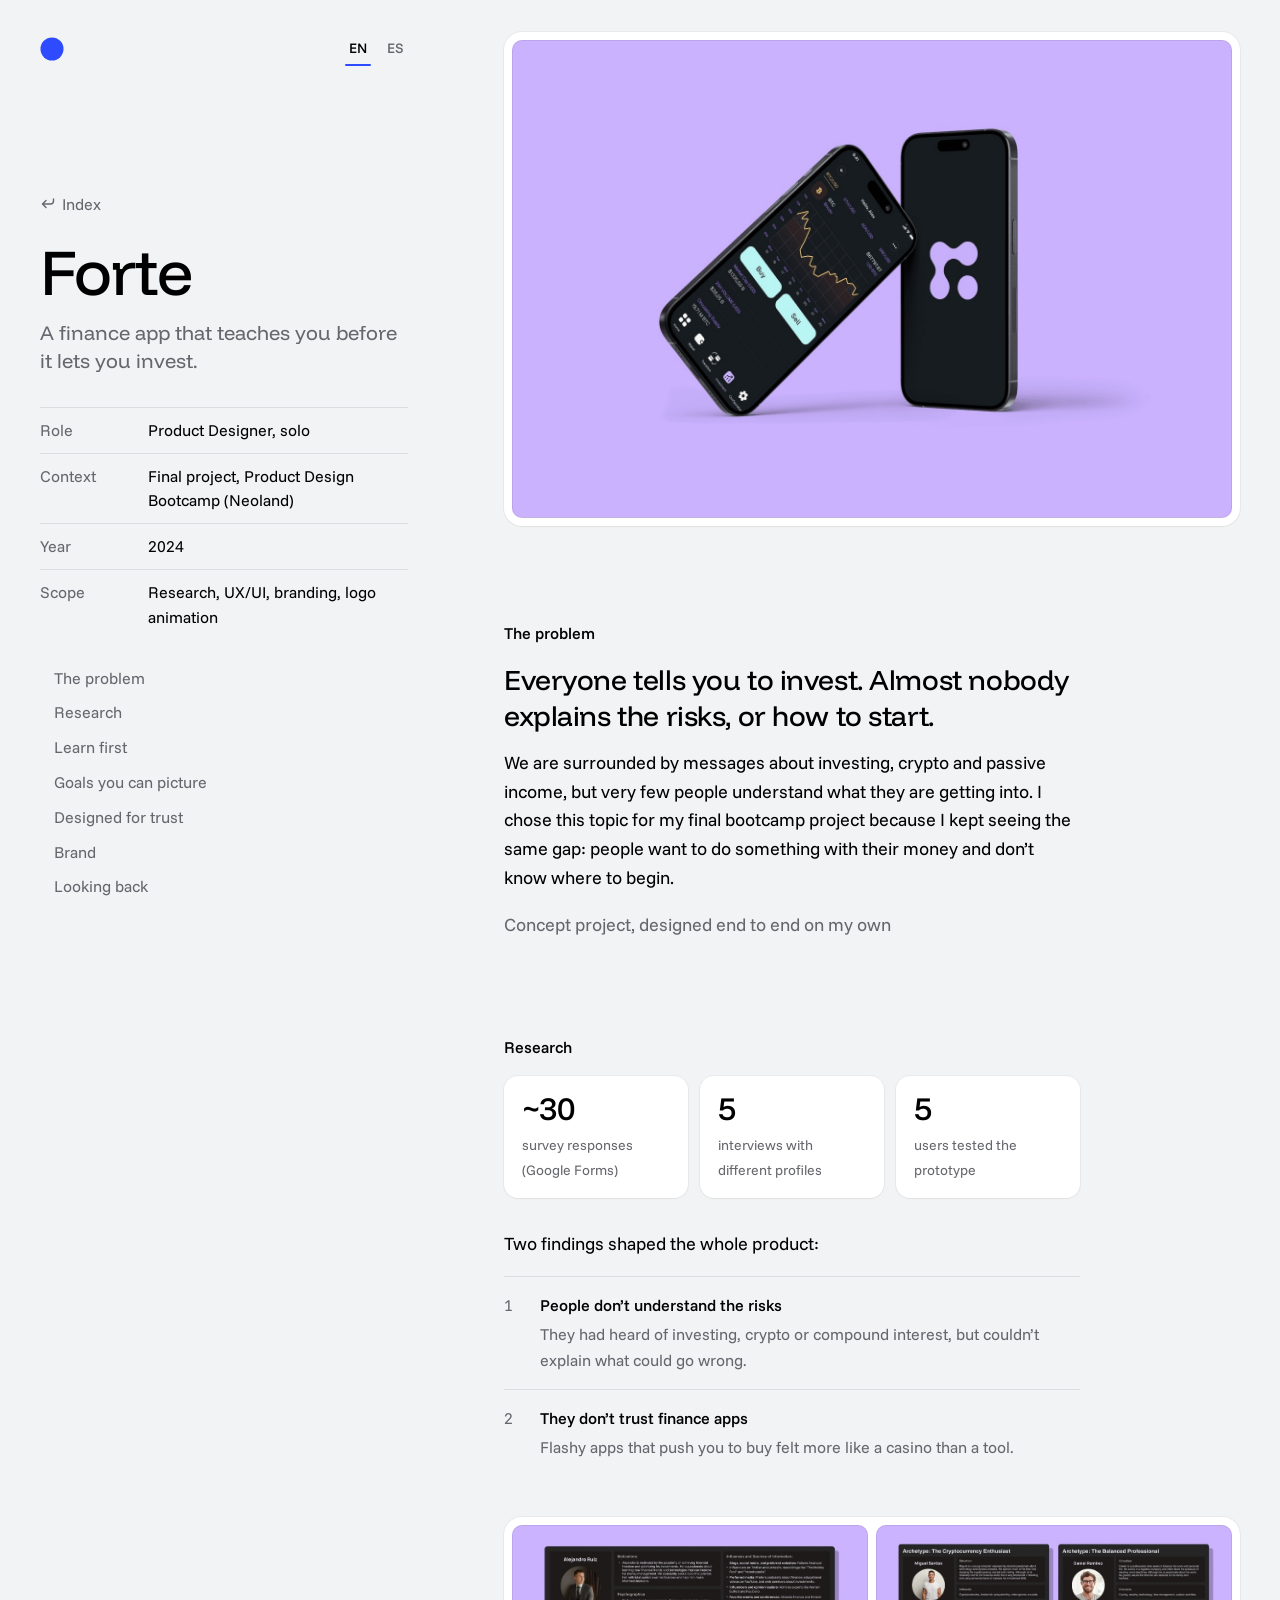
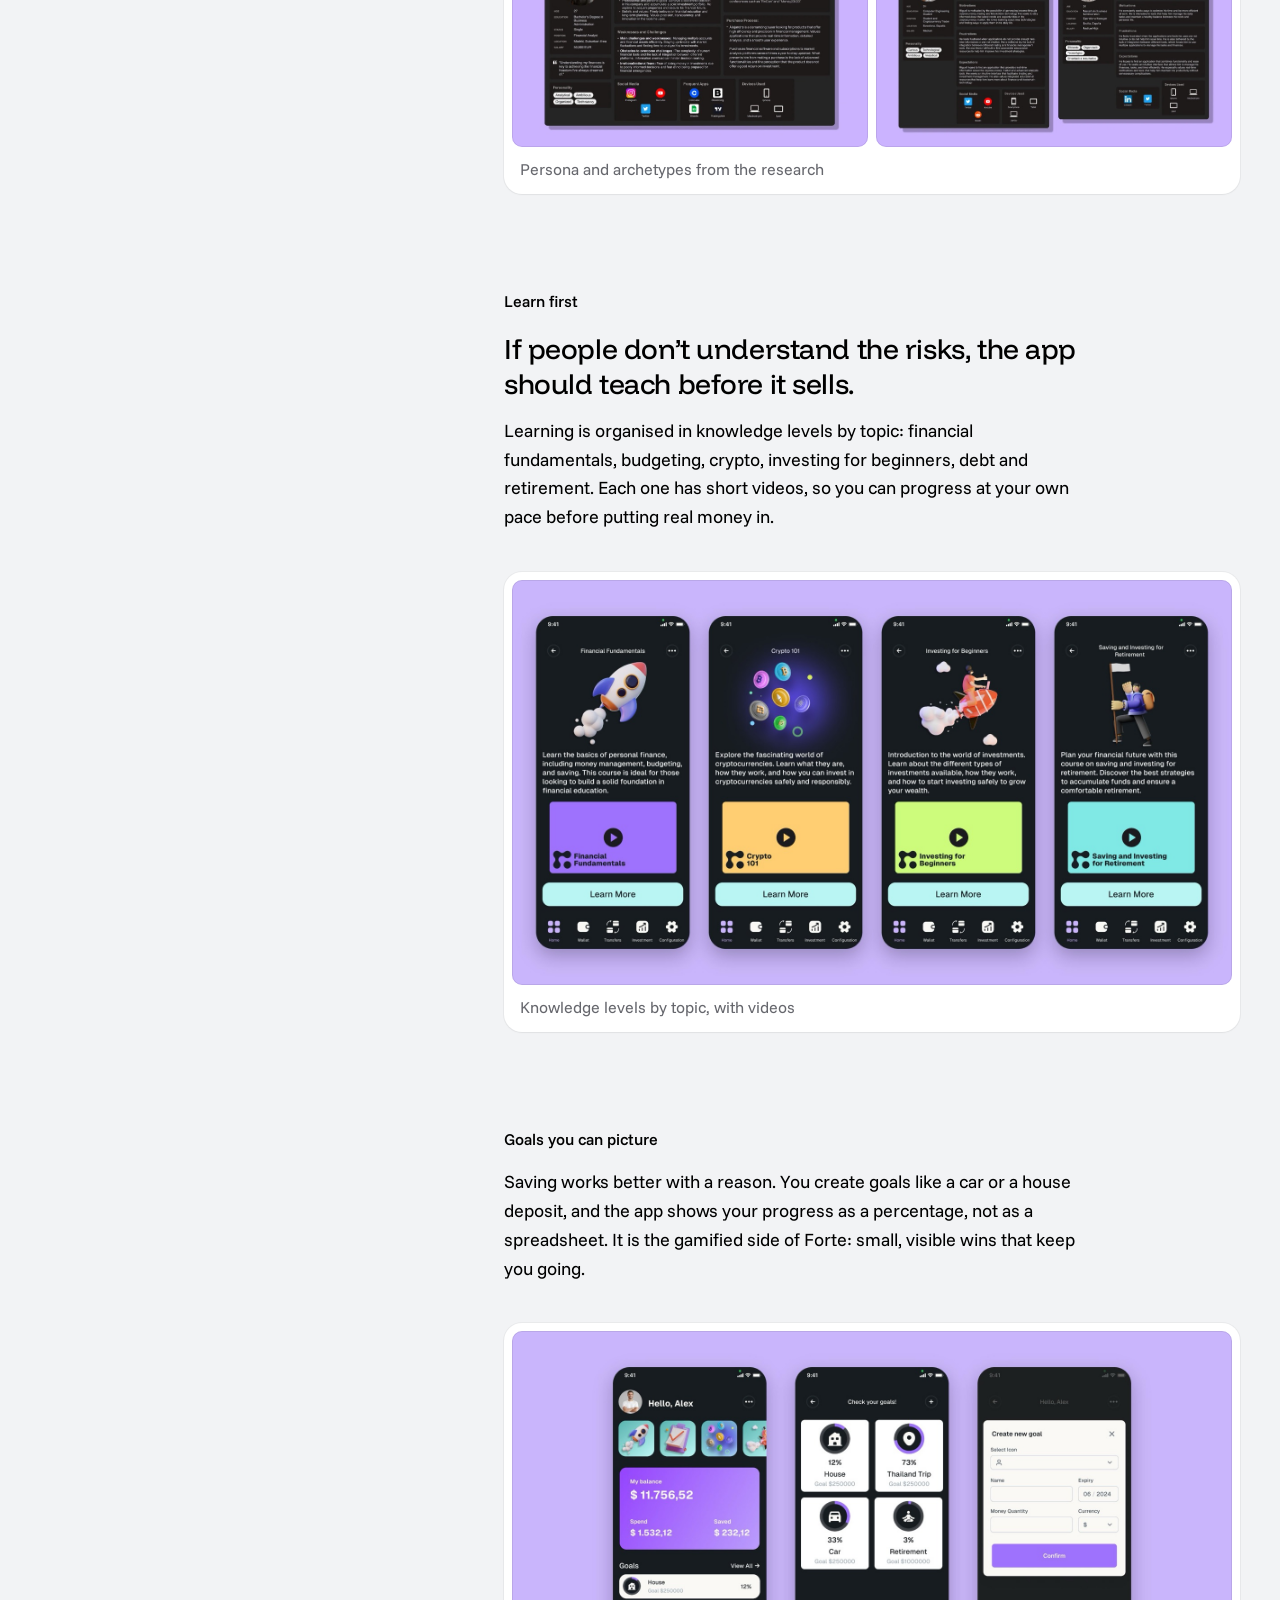
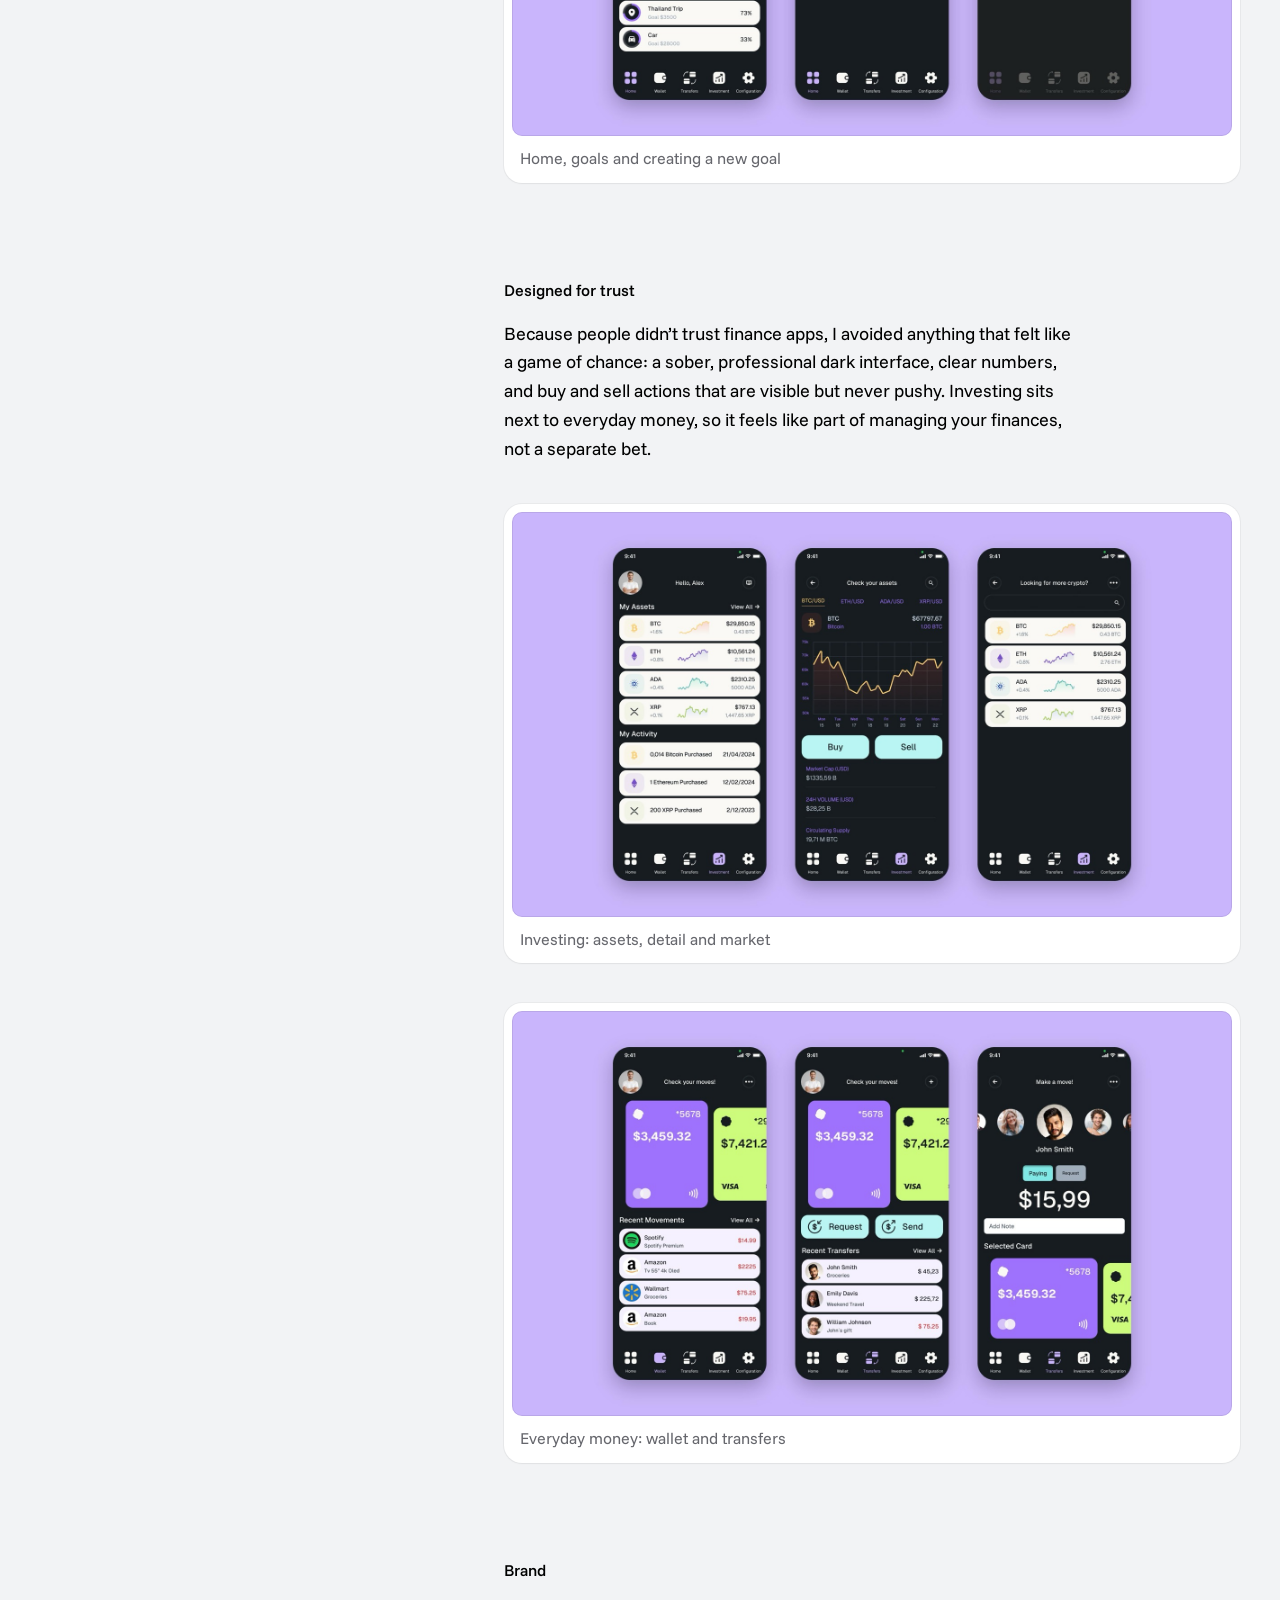
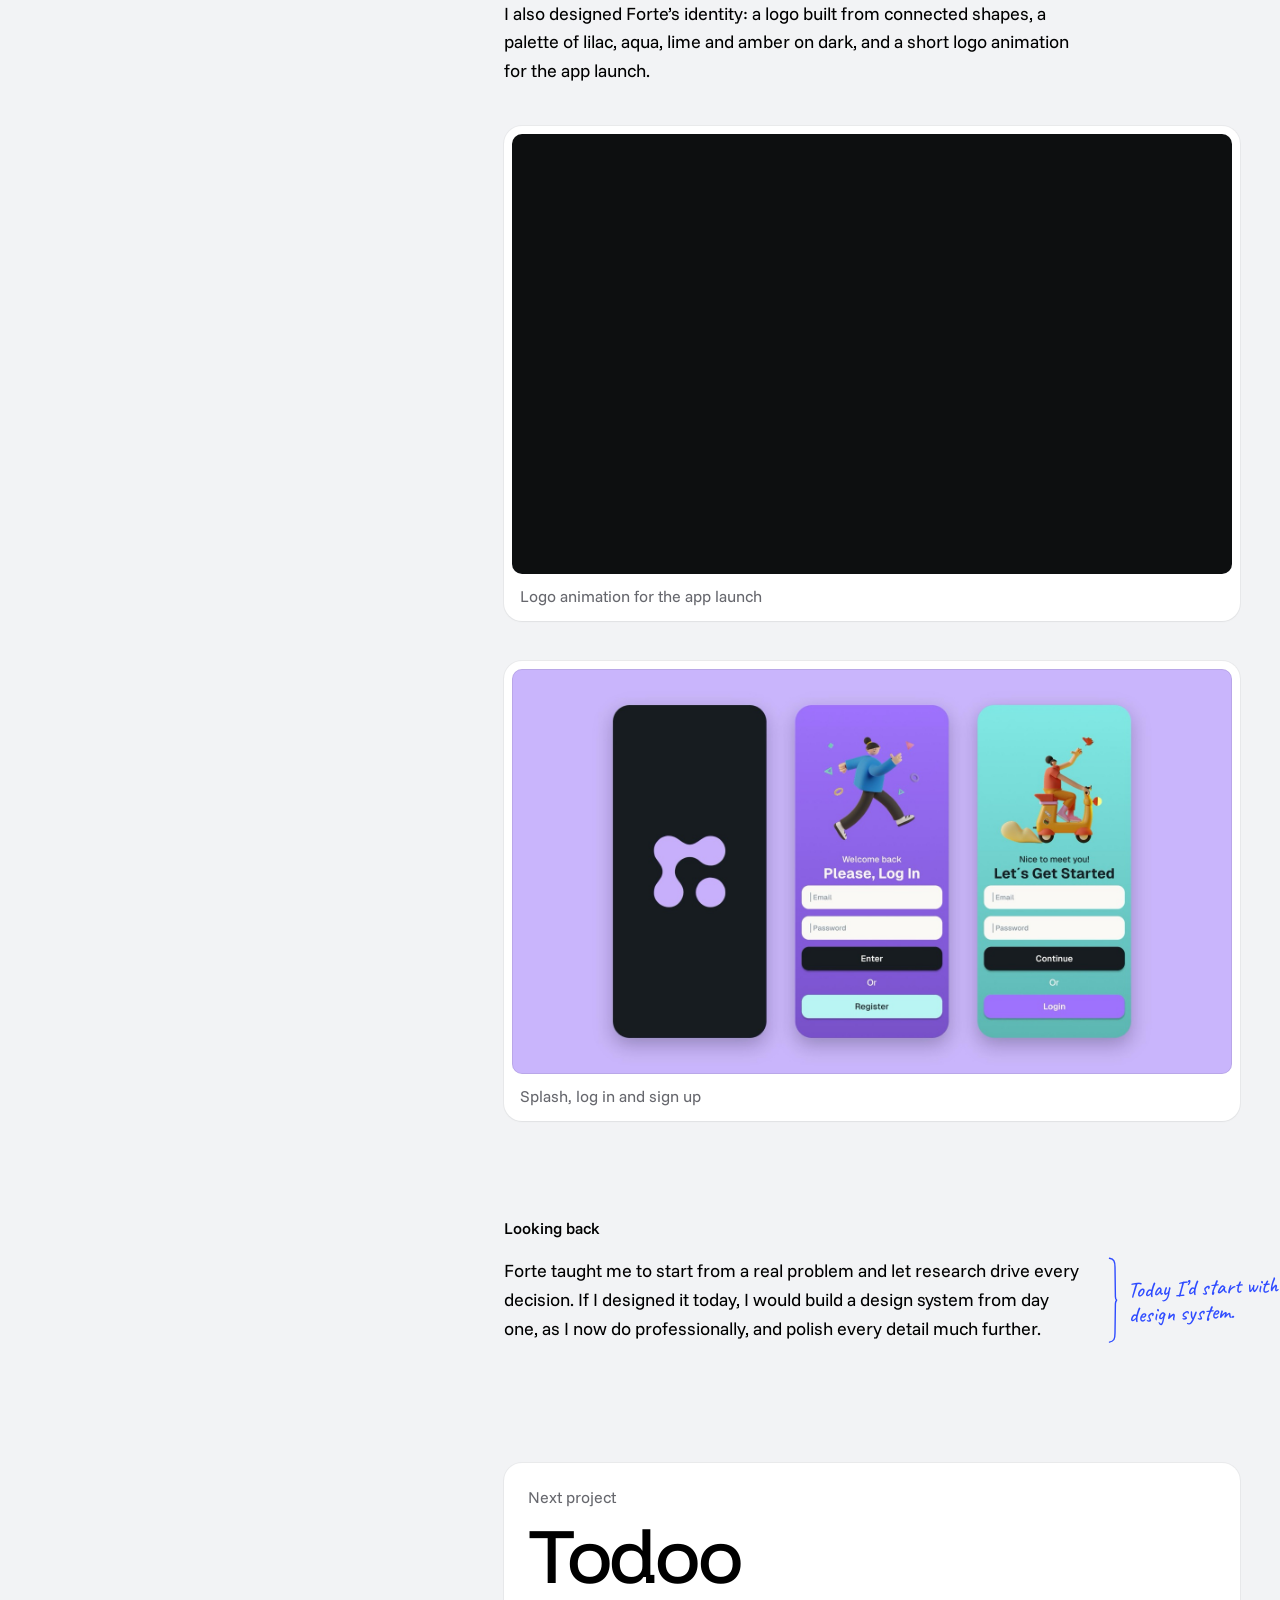
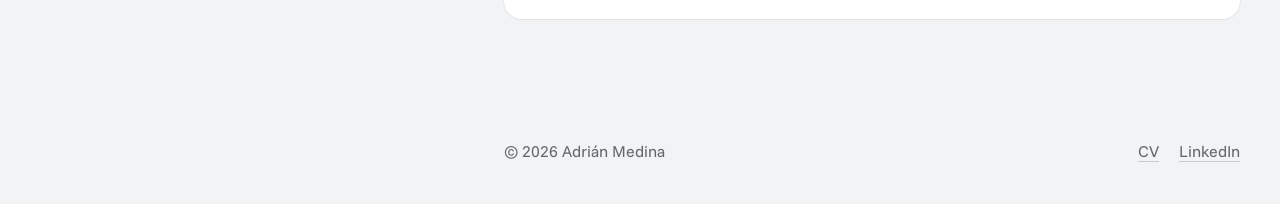
<file: work/forte.html>
<!DOCTYPE html>
<html lang="en" data-lang="en">
<head>
  <meta charset="utf-8">
  <meta name="viewport" content="width=device-width, initial-scale=1">
  <title>Forte — Finance app case study · Adrián Medina</title>
  <meta name="description" content="Forte case study: a concept finance app that teaches you before it lets you invest. Research, UX/UI and brand by Adrián Medina, product designer in Madrid.">
  <meta property="og:type" content="article">
  <meta property="og:url" content="https://adrianmedina.design/work/forte.html">
  <meta property="og:title" content="Forte — Finance app case study · Adrián Medina">
  <meta property="og:description" content="Forte case study: a concept finance app that teaches you before it lets you invest. Research, UX/UI and brand by Adrián Medina, product designer in Madrid.">
  <meta property="og:image" content="https://adrianmedina.design/assets/img/forte/cover.jpg">
  <meta property="og:image:width" content="1500">
  <meta property="og:image:height" content="996">
  <meta property="og:image:alt" content="Forte app screens on a lilac background">
  <link rel="canonical" href="https://adrianmedina.design/work/forte.html">
  <meta name="robots" content="index, follow, max-image-preview:large">
  <meta name="author" content="Adrián Medina">
  <meta property="og:site_name" content="Adrián Medina">
  <meta property="og:locale" content="en_GB">
  <meta property="og:locale:alternate" content="es_ES">
  <meta name="theme-color" content="#f2f3f5">
  <script type="application/ld+json">[{"@context": "https://schema.org", "@type": "CreativeWork", "name": "Forte — case study", "headline": "Forte — Finance app case study · Adrián Medina", "description": "Forte case study: a concept finance app that teaches you before it lets you invest. Research, UX/UI and brand by Adrián Medina, product designer in Madrid.", "url": "https://adrianmedina.design/work/forte.html", "image": "https://adrianmedina.design/assets/img/forte/cover.jpg", "about": "Concept finance app that teaches people to invest", "dateCreated": "2024", "inLanguage": ["en", "es"], "creator": {"@type": "Person", "name": "Adrián Medina", "url": "https://adrianmedina.design/"}, "author": {"@type": "Person", "name": "Adrián Medina", "url": "https://adrianmedina.design/"}}, {"@context": "https://schema.org", "@type": "BreadcrumbList", "itemListElement": [{"@type": "ListItem", "position": 1, "name": "Work", "item": "https://adrianmedina.design/"}, {"@type": "ListItem", "position": 2, "name": "Forte", "item": "https://adrianmedina.design/work/forte.html"}]}]</script>
  <meta name="twitter:card" content="summary_large_image">
  <meta name="twitter:image:alt" content="Forte app screens on a lilac background">
  <meta name="twitter:image" content="https://adrianmedina.design/assets/img/forte/cover.jpg">
  <meta name="twitter:description" content="Forte case study: a concept finance app that teaches you before it lets you invest. Research, UX/UI and brand by Adrián Medina, product designer in Madrid.">
  <meta name="twitter:title" content="Forte — Finance app case study · Adrián Medina">
  <link rel="icon" href="../assets/img/favicon.svg?v=3" type="image/svg+xml">
  <script>(()=>{const s=localStorage.getItem("lang");document.documentElement.dataset.lang=s||(navigator.language.startsWith("es")?"es":"en");document.documentElement.lang=document.documentElement.dataset.lang})()</script>
  <link rel="preconnect" href="https://fonts.googleapis.com">
  <link rel="preconnect" href="https://fonts.gstatic.com" crossorigin>
  <link href="https://fonts.googleapis.com/css2?family=Funnel+Display:wght@400..600&family=Funnel+Sans:wght@400..700&family=Caveat:wght@500&display=swap" rel="stylesheet">
  <link rel="stylesheet" href="../assets/css/base.css?v=24">
  <link rel="stylesheet" href="../assets/css/page.css?v=24">
</head>
<body>
  <div class="layout">
    <aside class="side">
      <div class="side-top"><a class="me" href="../" aria-label="Adrián Medina"><svg viewBox="0 0 1000 1000" aria-hidden="true"><circle cx="500" cy="500" r="480" fill="currentColor"/></svg></a><div class="lang" role="group" aria-label="Language"><button type="button" data-set="en">EN</button><button type="button" data-set="es">ES</button></div></div>
      <div class="side-body">
        <a class="back" href="../"><svg width="16" height="16" viewBox="0 0 16 16" fill="none" aria-hidden="true"><path d="M6 4.5 2.5 8 6 11.5" stroke="currentColor" stroke-width="1.4" stroke-linecap="round" stroke-linejoin="round"/><path d="M3 8h7.5A3 3 0 0 0 13.5 5V3" stroke="currentColor" stroke-width="1.4" stroke-linecap="round"/></svg><span data-l="es">Inicio</span><span data-l="en">Index</span></a>
        <h1 class="case-title">Forte</h1>
        <p class="case-sub">
      <span data-l="en">A finance app that teaches you before it lets you invest.</span><span data-l="es">Una app de finanzas que te enseña antes de dejarte invertir.</span>
    </p>
        <div class="case-meta">
      <div><span class="meta"><span data-l="en">Role</span><span data-l="es">Rol</span></span><span><span data-l="en">Product Designer, solo</span><span data-l="es">Product Designer, en solitario</span></span></div>
      <div><span class="meta"><span data-l="en">Context</span><span data-l="es">Contexto</span></span><span><span data-l="en">Final project, Product Design Bootcamp (Neoland)</span><span data-l="es">Proyecto final, Bootcamp de Product Design (Neoland)</span></span></div>
      <div><span class="meta"><span data-l="en">Year</span><span data-l="es">Año</span></span><span>2024</span></div>
      <div><span class="meta"><span data-l="en">Scope</span><span data-l="es">Alcance</span></span><span><span data-l="en">Research, UX/UI, branding, logo animation</span><span data-l="es">Research, UX/UI, marca, animación del logo</span></span></div>
    </div>
        <nav class="toc-v" aria-label="Chapters"><a href="#c1"><span data-l="en">The problem</span><span data-l="es">El problema</span></a><a href="#c2">Research</a><a href="#c3"><span data-l="en">Learn first</span><span data-l="es">Primero, aprender</span></a><a href="#c4"><span data-l="en">Goals you can picture</span><span data-l="es">Objetivos que puedes imaginar</span></a><a href="#c5"><span data-l="en">Designed for trust</span><span data-l="es">Diseñada para dar confianza</span></a><a href="#c6"><span data-l="en">Brand</span><span data-l="es">Marca</span></a><a href="#c7"><span data-l="en">Looking back</span><span data-l="es">Mirando atrás</span></a></nav>
      </div>
    </aside>
    <main class="main">
    <figure class="card case-cover"><img fetchpriority="high" width="1500" height="996" src="../assets/img/forte/cover.jpg" alt="Forte app on two phones"></figure>

    <section class="chapter" id="c1">
      <h2><span data-l="en">The problem</span><span data-l="es">El problema</span></h2>
      <div class="chapter-body">
        <p class="big" data-l="en">Everyone tells you to invest. Almost nobody explains the risks, or how to start.</p>
        <p class="big" data-l="es">Todo el mundo te dice que inviertas. Casi nadie te explica los riesgos, ni cómo empezar.</p>
        <p data-l="en">We are surrounded by messages about investing, crypto and passive income, but very few people understand what they are getting into. I chose this topic for my final bootcamp project because I kept seeing the same gap: people want to do something with their money and don’t know where to begin.</p>
        <p data-l="es">Vivimos rodeados de mensajes sobre invertir, criptomonedas e ingresos pasivos, pero muy poca gente entiende en qué se mete. Elegí este tema para mi proyecto final del bootcamp porque veía siempre la misma carencia: la gente quiere hacer algo con su dinero y no sabe por dónde empezar.</p>
        <p class="meta"><span data-l="en">Concept project, designed end to end on my own</span><span data-l="es">Proyecto conceptual, diseñado de principio a fin en solitario</span></p>
      </div>
    </section>

    <section class="chapter" id="c2">
      <h2>Research</h2>
      <div class="chapter-body">
        <div class="stats">
          <div><b>~30</b><span><span data-l="en">survey responses (Google Forms)</span><span data-l="es">respuestas a la encuesta (Google Forms)</span></span></div>
          <div><b>5</b><span><span data-l="en">interviews with different profiles</span><span data-l="es">entrevistas a perfiles distintos</span></span></div>
          <div><b>5</b><span><span data-l="en">users tested the prototype</span><span data-l="es">usuarios probaron el prototipo</span></span></div>
        </div>
        <p class="lead-in" data-l="en">Two findings shaped the whole product:</p>
        <p class="lead-in" data-l="es">Dos hallazgos marcaron todo el producto:</p>
        <ol class="steps">
          <li><div><strong><span data-l="en">People don’t understand the risks</span><span data-l="es">La gente no entiende los riesgos</span></strong>
            <p data-l="en">They had heard of investing, crypto or compound interest, but couldn’t explain what could go wrong.</p>
            <p data-l="es">Habían oído hablar de inversión, criptomonedas o interés compuesto, pero no sabían explicar qué podía salir mal.</p></div></li>
          <li><div><strong><span data-l="en">They don’t trust finance apps</span><span data-l="es">No se fían de las apps financieras</span></strong>
            <p data-l="en">Flashy apps that push you to buy felt more like a casino than a tool.</p>
            <p data-l="es">Las apps llamativas que te empujan a comprar les parecían más un casino que una herramienta.</p></div></li>
        </ol>
      </div>
    </section>

    <figure class="card figure">
      <div class="figure-pair">
        <img decoding="async" width="835" height="522" src="../assets/img/forte/persona.jpg" alt="Forte user persona" loading="lazy">
        <img decoding="async" width="835" height="522" src="../assets/img/forte/archetypes.jpg" alt="Forte user archetypes" loading="lazy">
      </div>
      <figcaption class="meta"><span data-l="en">Persona and archetypes from the research</span><span data-l="es">Persona y arquetipos de la investigación</span></figcaption>
    </figure>

    <section class="chapter" id="c3">
      <h2><span data-l="en">Learn first</span><span data-l="es">Primero, aprender</span></h2>
      <div class="chapter-body">
        <p class="big" data-l="en">If people don’t understand the risks, the app should teach before it sells.</p>
        <p class="big" data-l="es">Si la gente no entiende los riesgos, la app debe enseñar antes de vender.</p>
        <p data-l="en">Learning is organised in knowledge levels by topic: financial fundamentals, budgeting, crypto, investing for beginners, debt and retirement. Each one has short videos, so you can progress at your own pace before putting real money in.</p>
        <p data-l="es">El aprendizaje se organiza en niveles de conocimiento por tema: fundamentos financieros, presupuestos, criptomonedas, inversión para principiantes, deudas y jubilación. Cada uno tiene vídeos cortos, para avanzar a tu ritmo antes de poner dinero real.</p>
      </div>
    </section>
    <figure class="card figure">
      <img decoding="async" width="1600" height="900" src="../assets/img/forte/learn.jpg" alt="Forte course screens: financial fundamentals, crypto, investing and retirement" loading="lazy">
      <figcaption class="meta"><span data-l="en">Knowledge levels by topic, with videos</span><span data-l="es">Niveles de conocimiento por tema, con vídeos</span></figcaption>
    </figure>

    <section class="chapter" id="c4">
      <h2><span data-l="en">Goals you can picture</span><span data-l="es">Objetivos que puedes imaginar</span></h2>
      <div class="chapter-body">
        <p data-l="en">Saving works better with a reason. You create goals like a car or a house deposit, and the app shows your progress as a percentage, not as a spreadsheet. It is the gamified side of Forte: small, visible wins that keep you going.</p>
        <p data-l="es">Ahorrar funciona mejor con un motivo. Creas objetivos como un coche o la entrada de una casa, y la app muestra tu progreso en porcentaje, no como una hoja de cálculo. Es la parte gamificada de Forte: pequeños logros visibles que te animan a seguir.</p>
      </div>
    </section>
    <figure class="card figure">
      <img decoding="async" width="1600" height="900" src="../assets/img/forte/goals.jpg" alt="Forte home, goals overview and create-goal screens" loading="lazy">
      <figcaption class="meta"><span data-l="en">Home, goals and creating a new goal</span><span data-l="es">Inicio, objetivos y creación de un objetivo</span></figcaption>
    </figure>

    <section class="chapter" id="c5">
      <h2><span data-l="en">Designed for trust</span><span data-l="es">Diseñada para dar confianza</span></h2>
      <div class="chapter-body">
        <p data-l="en">Because people didn’t trust finance apps, I avoided anything that felt like a game of chance: a sober, professional dark interface, clear numbers, and buy and sell actions that are visible but never pushy. Investing sits next to everyday money, so it feels like part of managing your finances, not a separate bet.</p>
        <p data-l="es">Como la gente no se fiaba de las apps financieras, evité todo lo que pareciera un juego de azar: una interfaz oscura, sobria y profesional, cifras claras y acciones de compra y venta visibles pero nunca insistentes. La inversión convive con el dinero del día a día, para que se sienta parte de gestionar tus finanzas y no una apuesta aparte.</p>
      </div>
    </section>
    <figure class="card figure">
      <img decoding="async" width="1600" height="900" src="../assets/img/forte/invest.jpg" alt="Forte investment screens: assets, chart and market search" loading="lazy">
      <figcaption class="meta"><span data-l="en">Investing: assets, detail and market</span><span data-l="es">Inversión: activos, detalle y mercado</span></figcaption>
    </figure>
    <figure class="card figure">
      <img decoding="async" width="1600" height="900" src="../assets/img/forte/everyday.jpg" alt="Forte wallet and transfer screens" loading="lazy">
      <figcaption class="meta"><span data-l="en">Everyday money: wallet and transfers</span><span data-l="es">Dinero del día a día: cartera y transferencias</span></figcaption>
    </figure>

    <section class="chapter" id="c6">
      <h2><span data-l="en">Brand</span><span data-l="es">Marca</span></h2>
      <div class="chapter-body">
        <p data-l="en">I also designed Forte’s identity: a logo built from connected shapes, a palette of lilac, aqua, lime and amber on dark, and a short logo animation for the app launch.</p>
        <p data-l="es">También diseñé la identidad de Forte: un logo construido con formas conectadas, una paleta de lila, aguamarina, lima y ámbar sobre fondo oscuro, y una pequeña animación del logo para el arranque de la app.</p>
      </div>
    </section>
    <figure class="card figure">
      <div class="video-panel">
        <video src="../assets/img/forte/logo-animation.mp4" autoplay muted loop playsinline preload="metadata" aria-label="Forte logo animation"></video>
      </div>
      <figcaption class="meta"><span data-l="en">Logo animation for the app launch</span><span data-l="es">Animación del logo para el arranque de la app</span></figcaption>
    </figure>
    <figure class="card figure">
      <img decoding="async" width="1600" height="900" src="../assets/img/forte/onboarding.jpg" alt="Forte splash screen with logo, login and sign-up" loading="lazy">
      <figcaption class="meta"><span data-l="en">Splash, log in and sign up</span><span data-l="es">Arranque, inicio de sesión y registro</span></figcaption>
    </figure>

    <section class="chapter" id="c7">
      <h2><span data-l="en">Looking back</span><span data-l="es">Mirando atrás</span></h2>
      <div class="chapter-body">
        <div class="noted"><p data-l="en">Forte taught me to start from a real problem and let research drive every decision. If I designed it today, I would build a design system from day one, as I now do professionally, and polish every detail much further.</p>
        <p data-l="es">Forte me enseñó a partir de un problema real y a dejar que la investigación guíe cada decisión. Si lo diseñara hoy, crearía un design system desde el primer día, como hago ahora en mi trabajo, y puliría mucho más cada detalle.</p><aside class="note"><svg viewBox="0 0 10 100" preserveAspectRatio="none" aria-hidden="true"><path pathLength="1" d="M1.5 1.5 C6 2.5 7 5 7 12 L7.4 46 C7.6 49 8.6 50 9.2 50 C8.6 50 7.6 51 7.4 54 L7 88 C7 95 6 97.5 1.5 98.5"/></svg><p data-l="es">Hoy empezaría por el design system.</p><p data-l="en">Today I’d start with the design system.</p></aside></div>
      </div>
    </section>

    <a class="card next" href="todoo.html">
      <span class="meta"><span data-l="en">Next project</span><span data-l="es">Siguiente proyecto</span></span>
      <span class="next-title">Todoo</span>
    </a>

    <footer class="foot">
        <span>© <span data-year></span> Adrián Medina</span>
        <nav><a class="ul" href="../assets/AdrianMedina-Resume.pdf" target="_blank" rel="noopener">CV</a><a class="ul" href="https://www.linkedin.com/in/adrian-medina-sanchez/" target="_blank" rel="noopener">LinkedIn</a></nav>
      </footer>
    </main>
  </div>
  <script src="../assets/js/site.js?v=6"></script>
  <!-- Cloudflare Web Analytics --><script defer src="https://static.cloudflareinsights.com/beacon.min.js" data-cf-beacon='{"token": "b4ddf8878439459380225249ac519185"}'></script><!-- End Cloudflare Web Analytics -->
</body>
</html>
</file>
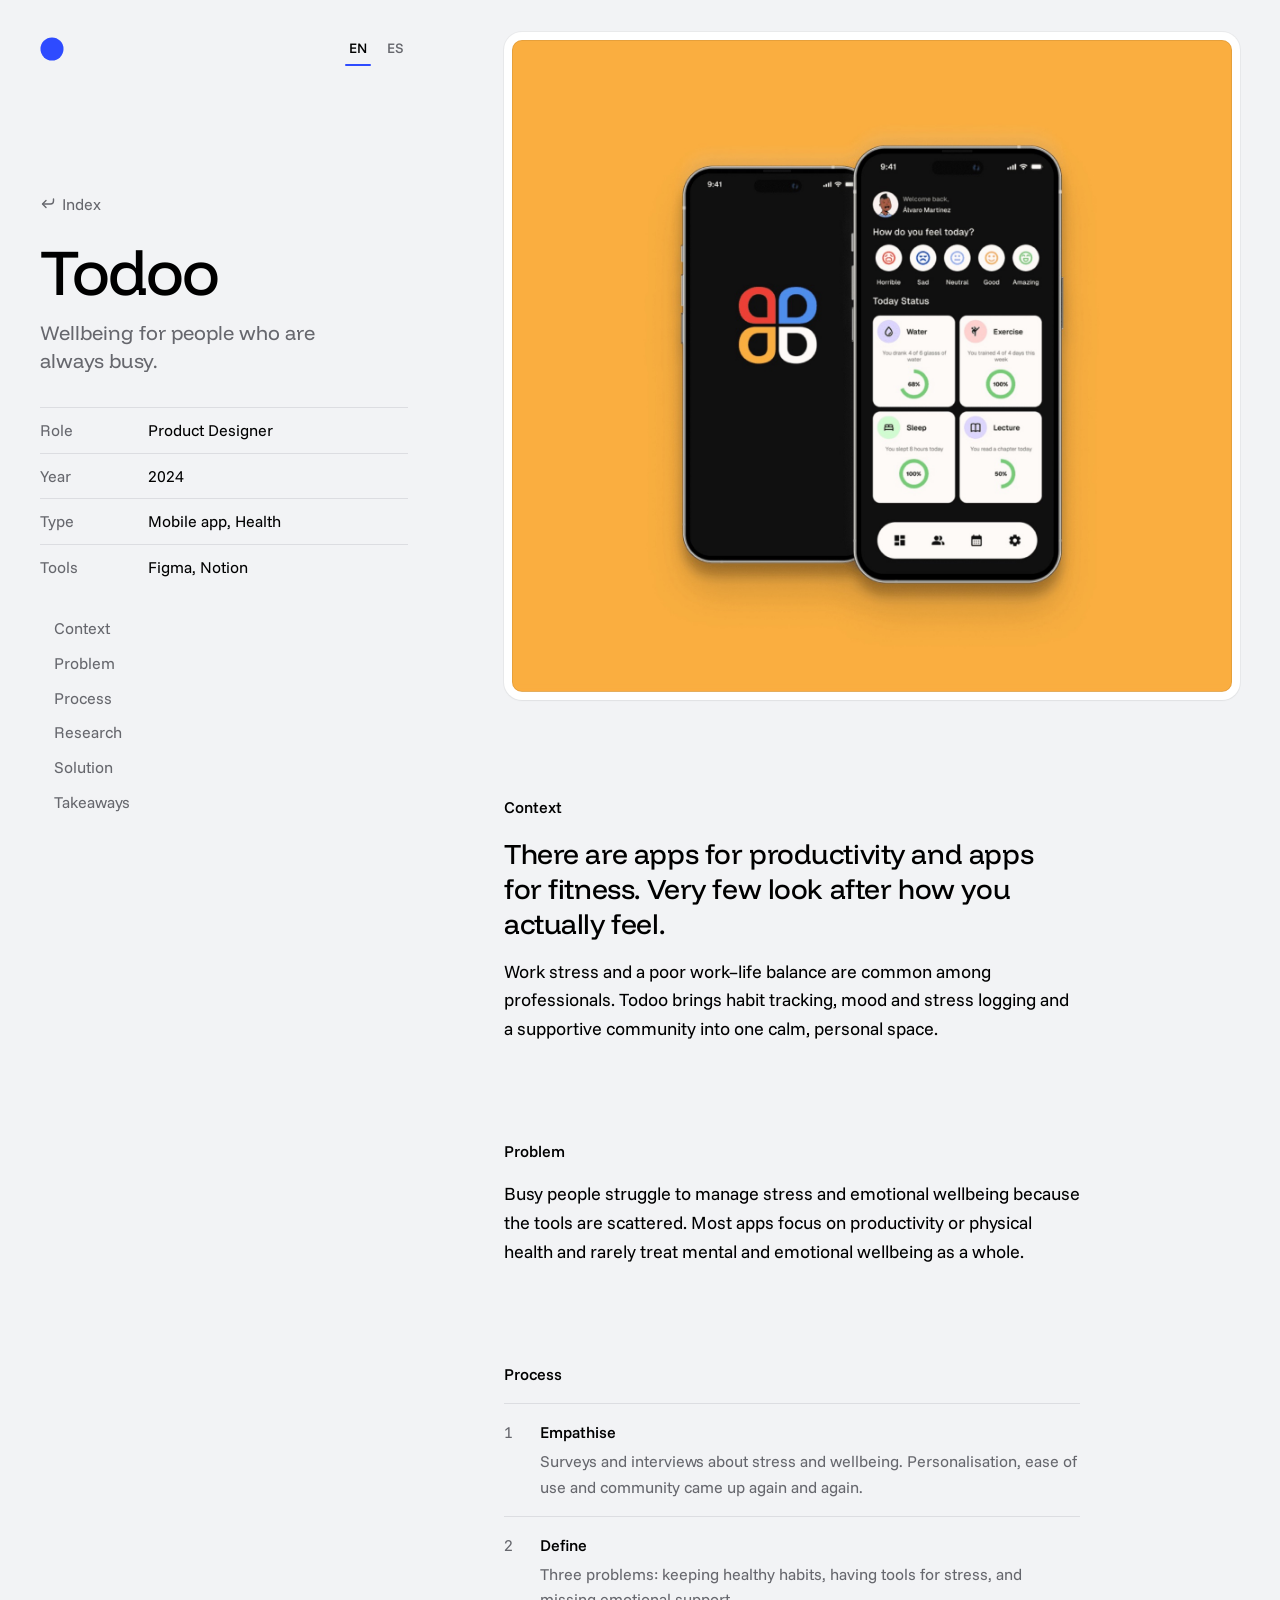
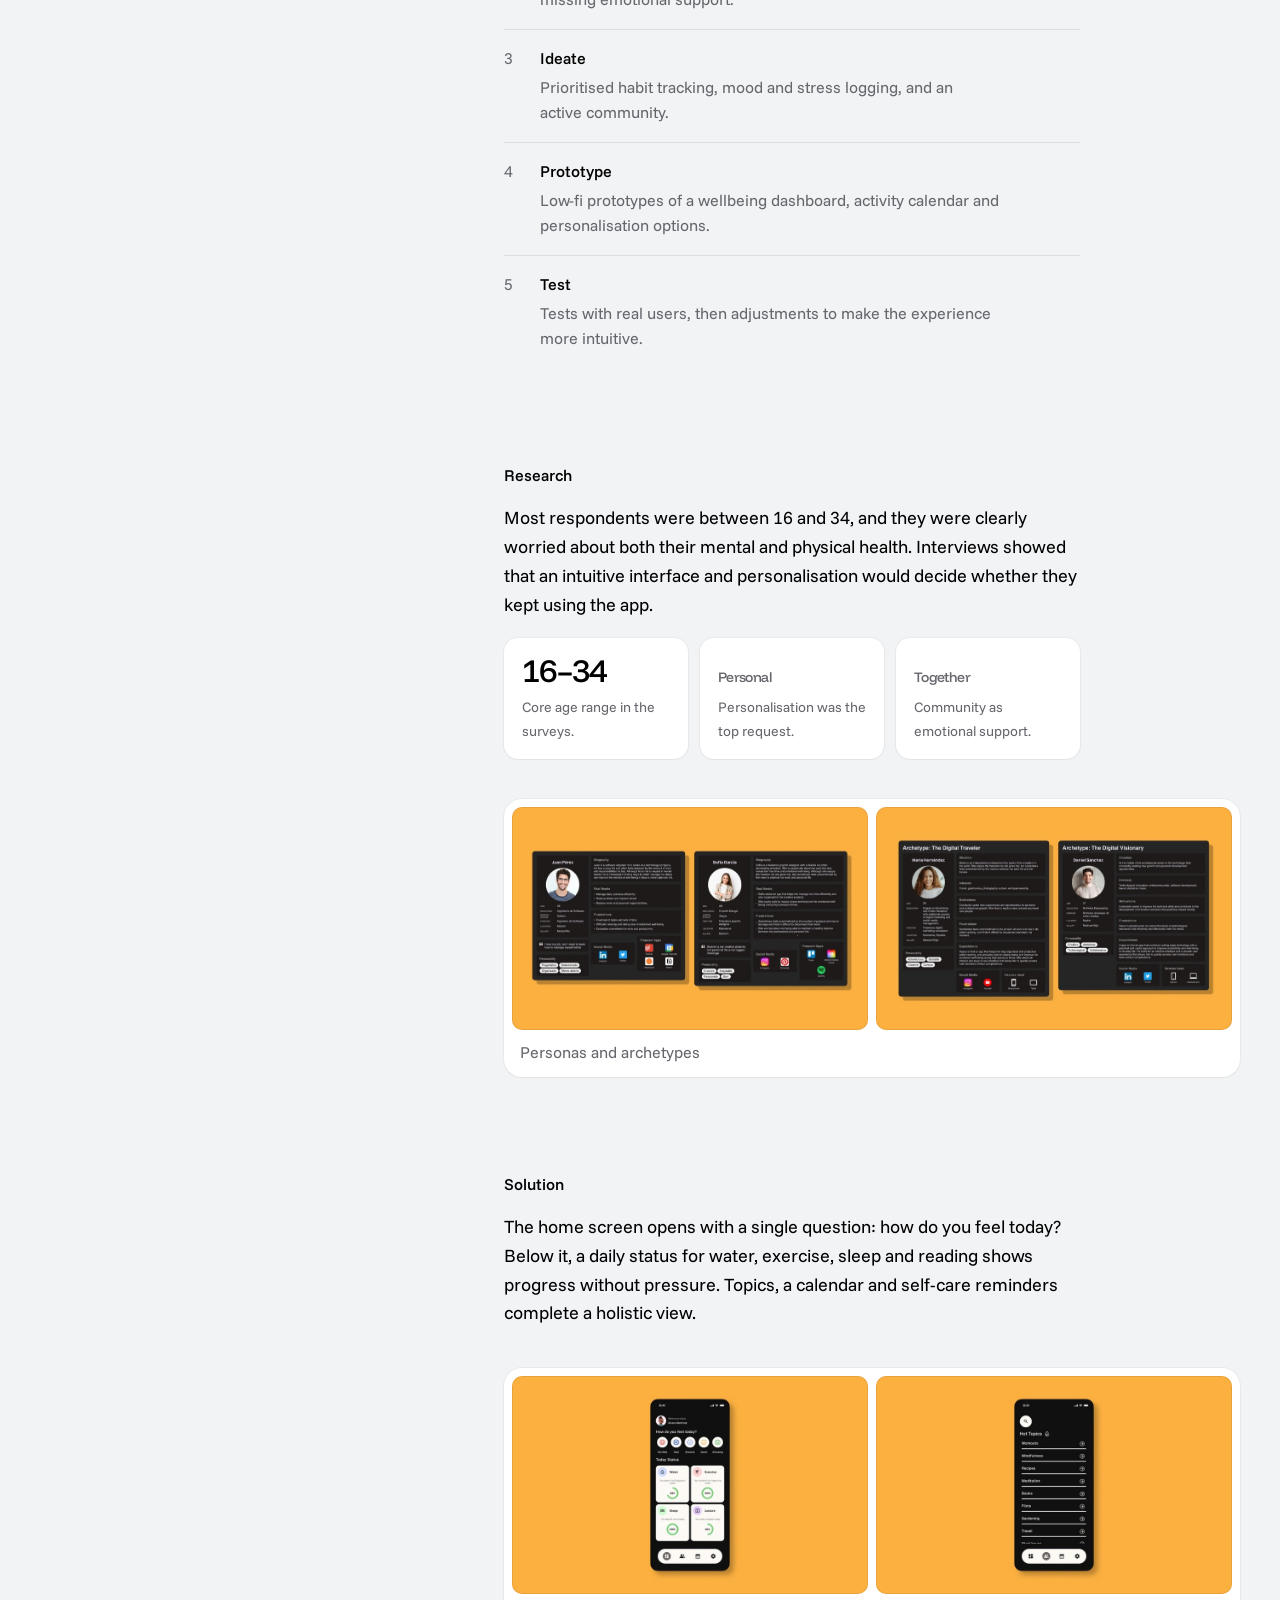
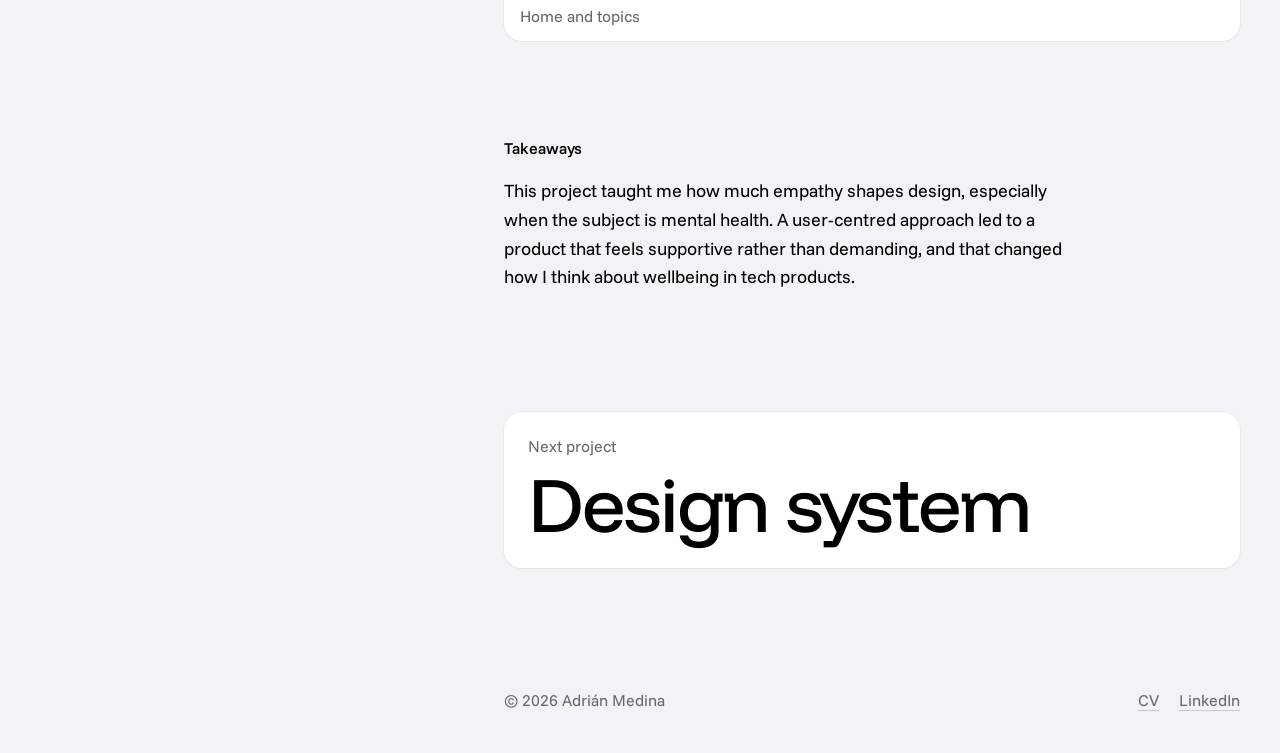
<file: work/todoo.html>
<!DOCTYPE html>
<html lang="en" data-lang="en">
<head>
  <meta charset="utf-8">
  <meta name="viewport" content="width=device-width, initial-scale=1">
  <title>Todoo — Wellbeing app case study · Adrián Medina</title>
  <meta name="description" content="Todoo case study: a wellbeing app for busy professionals with habit, mood and stress tracking. UX research and UI by product designer Adrián Medina.">
  <meta property="og:type" content="article">
  <meta property="og:url" content="https://adrianmedina.design/work/todoo.html">
  <meta property="og:title" content="Todoo — Wellbeing app case study · Adrián Medina">
  <meta property="og:description" content="Todoo case study: a wellbeing app for busy professionals with habit, mood and stress tracking. UX research and UI by product designer Adrián Medina.">
  <meta property="og:image" content="https://adrianmedina.design/assets/img/todoo/cover.jpg">
  <meta property="og:image:width" content="1600">
  <meta property="og:image:height" content="1448">
  <meta property="og:image:alt" content="Todoo app screens on an orange background">
  <link rel="canonical" href="https://adrianmedina.design/work/todoo.html">
  <meta name="robots" content="index, follow, max-image-preview:large">
  <meta name="author" content="Adrián Medina">
  <meta property="og:site_name" content="Adrián Medina">
  <meta property="og:locale" content="en_GB">
  <meta property="og:locale:alternate" content="es_ES">
  <meta name="theme-color" content="#f2f3f5">
  <script type="application/ld+json">[{"@context": "https://schema.org", "@type": "CreativeWork", "name": "Todoo — case study", "headline": "Todoo — Wellbeing app case study · Adrián Medina", "description": "Todoo case study: a wellbeing app for busy professionals with habit, mood and stress tracking. UX research and UI by product designer Adrián Medina.", "url": "https://adrianmedina.design/work/todoo.html", "image": "https://adrianmedina.design/assets/img/todoo/cover.jpg", "about": "Wellbeing app for busy professionals", "dateCreated": "2024", "inLanguage": ["en", "es"], "creator": {"@type": "Person", "name": "Adrián Medina", "url": "https://adrianmedina.design/"}, "author": {"@type": "Person", "name": "Adrián Medina", "url": "https://adrianmedina.design/"}}, {"@context": "https://schema.org", "@type": "BreadcrumbList", "itemListElement": [{"@type": "ListItem", "position": 1, "name": "Work", "item": "https://adrianmedina.design/"}, {"@type": "ListItem", "position": 2, "name": "Todoo", "item": "https://adrianmedina.design/work/todoo.html"}]}]</script>
  <meta name="twitter:card" content="summary_large_image">
  <meta name="twitter:image:alt" content="Todoo app screens on an orange background">
  <meta name="twitter:image" content="https://adrianmedina.design/assets/img/todoo/cover.jpg">
  <meta name="twitter:description" content="Todoo case study: a wellbeing app for busy professionals with habit, mood and stress tracking. UX research and UI by product designer Adrián Medina.">
  <meta name="twitter:title" content="Todoo — Wellbeing app case study · Adrián Medina">
  <link rel="icon" href="../assets/img/favicon.svg?v=3" type="image/svg+xml">
  <script>(()=>{const s=localStorage.getItem("lang");document.documentElement.dataset.lang=s||(navigator.language.startsWith("es")?"es":"en");document.documentElement.lang=document.documentElement.dataset.lang})()</script>
  <link rel="preconnect" href="https://fonts.googleapis.com">
  <link rel="preconnect" href="https://fonts.gstatic.com" crossorigin>
  <link href="https://fonts.googleapis.com/css2?family=Funnel+Display:wght@400..600&family=Funnel+Sans:wght@400..700&display=swap" rel="stylesheet">
  <link rel="stylesheet" href="../assets/css/base.css?v=24">
  <link rel="stylesheet" href="../assets/css/page.css?v=24">
</head>
<body>
  <div class="layout">
    <aside class="side">
      <div class="side-top"><a class="me" href="../" aria-label="Adrián Medina"><svg viewBox="0 0 1000 1000" aria-hidden="true"><circle cx="500" cy="500" r="480" fill="currentColor"/></svg></a><div class="lang" role="group" aria-label="Language"><button type="button" data-set="en">EN</button><button type="button" data-set="es">ES</button></div></div>
      <div class="side-body">
        <a class="back" href="../"><svg width="16" height="16" viewBox="0 0 16 16" fill="none" aria-hidden="true"><path d="M6 4.5 2.5 8 6 11.5" stroke="currentColor" stroke-width="1.4" stroke-linecap="round" stroke-linejoin="round"/><path d="M3 8h7.5A3 3 0 0 0 13.5 5V3" stroke="currentColor" stroke-width="1.4" stroke-linecap="round"/></svg><span data-l="es">Inicio</span><span data-l="en">Index</span></a>
        <h1 class="case-title">Todoo</h1>
        <p class="case-sub">
      <span data-l="en">Wellbeing for people who are always busy.</span>
      <span data-l="es">Bienestar para gente que nunca tiene tiempo.</span>
    </p>
        <div class="case-meta">
      <div><span class="meta"><span data-l="en">Role</span><span data-l="es">Rol</span></span><span>Product Designer</span></div>
      <div><span class="meta"><span data-l="en">Year</span><span data-l="es">Año</span></span><span>2024</span></div>
      <div><span class="meta"><span data-l="en">Type</span><span data-l="es">Tipo</span></span><span><span data-l="en">Mobile app, Health</span><span data-l="es">App móvil, Salud</span></span></div>
      <div><span class="meta"><span data-l="en">Tools</span><span data-l="es">Herramientas</span></span><span>Figma, Notion</span></div>
    </div>
        <nav class="toc-v" aria-label="Chapters"><a href="#c1"><span data-l="en">Context</span><span data-l="es">Contexto</span></a><a href="#c2"><span data-l="en">Problem</span><span data-l="es">Problema</span></a><a href="#c3"><span data-l="en">Process</span><span data-l="es">Proceso</span></a><a href="#c4">Research</a><a href="#c5"><span data-l="en">Solution</span><span data-l="es">Solución</span></a><a href="#c6"><span data-l="en">Takeaways</span><span data-l="es">Aprendizajes</span></a></nav>
      </div>
    </aside>
    <main class="main">
    <figure class="card case-cover"><img fetchpriority="high" width="1600" height="1448" src="../assets/img/todoo/cover.jpg" alt="Todoo app on two phones"></figure>

    <section class="chapter" id="c1">
      <h2><span data-l="en">Context</span><span data-l="es">Contexto</span></h2>
      <div class="chapter-body">
        <p class="big" data-l="en">There are apps for productivity and apps for fitness. Very few look after how you actually feel.</p>
        <p class="big" data-l="es">Hay apps de productividad y apps de deporte. Muy pocas se ocupan de cómo te sientes de verdad.</p>
        <p data-l="en">Work stress and a poor work–life balance are common among professionals. Todoo brings habit tracking, mood and stress logging and a supportive community into one calm, personal space.</p>
        <p data-l="es">El estrés laboral y la falta de equilibrio entre trabajo y vida personal son habituales entre profesionales. Todoo reúne el seguimiento de hábitos, el registro de ánimo y estrés y una comunidad de apoyo en un espacio tranquilo y personal.</p>
      </div>
    </section>

    <section class="chapter" id="c2">
      <h2><span data-l="en">Problem</span><span data-l="es">Problema</span></h2>
      <div class="chapter-body">
        <p data-l="en">Busy people struggle to manage stress and emotional wellbeing because the tools are scattered. Most apps focus on productivity or physical health and rarely treat mental and emotional wellbeing as a whole.</p>
        <p data-l="es">A la gente con poco tiempo le cuesta gestionar el estrés y su bienestar emocional porque las herramientas están dispersas. La mayoría de apps se centran en productividad o salud física y rara vez tratan el bienestar mental y emocional en conjunto.</p>
      </div>
    </section>

    <section class="chapter" id="c3">
      <h2><span data-l="en">Process</span><span data-l="es">Proceso</span></h2>
      <div class="chapter-body">
        <ol class="steps">
          <li><div><strong><span data-l="en">Empathise</span><span data-l="es">Empatizar</span></strong>
            <p data-l="en">Surveys and interviews about stress and wellbeing. Personalisation, ease of use and community came up again and again.</p>
            <p data-l="es">Encuestas y entrevistas sobre estrés y bienestar. La personalización, la facilidad de uso y la comunidad aparecían una y otra vez.</p></div></li>
          <li><div><strong><span data-l="en">Define</span><span data-l="es">Definir</span></strong>
            <p data-l="en">Three problems: keeping healthy habits, having tools for stress, and missing emotional support.</p>
            <p data-l="es">Tres problemas: mantener hábitos saludables, tener herramientas para el estrés y no contar con apoyo emocional.</p></div></li>
          <li><div><strong><span data-l="en">Ideate</span><span data-l="es">Idear</span></strong>
            <p data-l="en">Prioritised habit tracking, mood and stress logging, and an active community.</p>
            <p data-l="es">Se priorizaron el seguimiento de hábitos, el registro de ánimo y estrés y una comunidad activa.</p></div></li>
          <li><div><strong><span data-l="en">Prototype</span><span data-l="es">Prototipar</span></strong>
            <p data-l="en">Low-fi prototypes of a wellbeing dashboard, activity calendar and personalisation options.</p>
            <p data-l="es">Prototipos de baja fidelidad del dashboard de bienestar, el calendario de actividad y las opciones de personalización.</p></div></li>
          <li><div><strong>Test</strong>
            <p data-l="en">Tests with real users, then adjustments to make the experience more intuitive.</p>
            <p data-l="es">Tests con usuarios reales y ajustes para que la experiencia fuera más intuitiva.</p></div></li>
        </ol>
      </div>
    </section>

    <section class="chapter" id="c4">
      <h2>Research</h2>
      <div class="chapter-body">
        <p data-l="en">Most respondents were between 16 and 34, and they were clearly worried about both their mental and physical health. Interviews showed that an intuitive interface and personalisation would decide whether they kept using the app.</p>
        <p data-l="es">La mayoría de encuestados tenía entre 16 y 34 años y mostraba una preocupación clara por su salud mental y física. Las entrevistas mostraron que una interfaz intuitiva y la personalización decidirían si seguían usando la app.</p>
        <div class="stats">
          <div><b>16–34</b><span data-l="en">Core age range in the surveys.</span><span data-l="es">Rango de edad principal en las encuestas.</span></div>
          <div><b><span data-l="en">Personal</span><span data-l="es">Personal</span></b><span data-l="en">Personalisation was the top request.</span><span data-l="es">La personalización fue la petición principal.</span></div>
          <div><b><span data-l="en">Together</span><span data-l="es">En compañía</span></b><span data-l="en">Community as emotional support.</span><span data-l="es">La comunidad como apoyo emocional.</span></div>
        </div>
      </div>
    </section>

    <figure class="card figure">
      <div class="figure-pair">
        <img decoding="async" width="835" height="522" src="../assets/img/todoo/personas.jpg" alt="Todoo user personas" loading="lazy">
        <img decoding="async" width="835" height="522" src="../assets/img/todoo/archetypes.jpg" alt="Todoo user archetypes" loading="lazy">
      </div>
      <figcaption class="meta"><span data-l="en">Personas and archetypes</span><span data-l="es">Personas y arquetipos</span></figcaption>
    </figure>

    <section class="chapter" id="c5">
      <h2><span data-l="en">Solution</span><span data-l="es">Solución</span></h2>
      <div class="chapter-body">
        <p data-l="en">The home screen opens with a single question: how do you feel today? Below it, a daily status for water, exercise, sleep and reading shows progress without pressure. Topics, a calendar and self-care reminders complete a holistic view.</p>
        <p data-l="es">La pantalla de inicio empieza con una sola pregunta: ¿cómo te sientes hoy? Debajo, el estado del día en agua, ejercicio, sueño y lectura muestra el progreso sin presión. Temas, un calendario y recordatorios de autocuidado completan una visión global.</p>
      </div>
    </section>

    <figure class="card figure">
      <div class="figure-pair">
        <img decoding="async" width="850" height="520" src="../assets/img/todoo/screens-1.jpg" alt="Todoo home screen with mood check-in" loading="lazy">
        <img decoding="async" width="850" height="520" src="../assets/img/todoo/screens-2.jpg" alt="Todoo topics screen" loading="lazy">
      </div>
      <figcaption class="meta"><span data-l="en">Home and topics</span><span data-l="es">Inicio y temas</span></figcaption>
    </figure>

    <section class="chapter" id="c6">
      <h2><span data-l="en">Takeaways</span><span data-l="es">Aprendizajes</span></h2>
      <div class="chapter-body">
        <p data-l="en">This project taught me how much empathy shapes design, especially when the subject is mental health. A user-centred approach led to a product that feels supportive rather than demanding, and that changed how I think about wellbeing in tech products.</p>
        <p data-l="es">Este proyecto me enseñó cuánto influye la empatía en el diseño, sobre todo cuando el tema es la salud mental. Un enfoque centrado en el usuario dio como resultado un producto que acompaña en lugar de exigir, y cambió mi forma de pensar el bienestar en productos tecnológicos.</p>
      </div>
    </section>

    <a class="card next" href="design-system.html">
      <span class="meta"><span data-l="en">Next project</span><span data-l="es">Siguiente proyecto</span></span>
      <span class="next-title">Design system</span>
    </a>

    <footer class="foot">
        <span>© <span data-year></span> Adrián Medina</span>
        <nav><a class="ul" href="../assets/AdrianMedina-Resume.pdf" target="_blank" rel="noopener">CV</a><a class="ul" href="https://www.linkedin.com/in/adrian-medina-sanchez/" target="_blank" rel="noopener">LinkedIn</a></nav>
      </footer>
    </main>
  </div>
  <script src="../assets/js/site.js?v=6"></script>
  <!-- Cloudflare Web Analytics --><script defer src="https://static.cloudflareinsights.com/beacon.min.js" data-cf-beacon='{"token": "b4ddf8878439459380225249ac519185"}'></script><!-- End Cloudflare Web Analytics -->
</body>
</html>
</file>
<file: assets/css/base.css>
/* ==========================================================================
   Adrián Medina, portfolio. Base común a todas las páginas.
   Gris frío con tarjetas blancas, una sola familia tipográfica (Funnel)
   y un acento cobalto reservado a la interacción.
   ========================================================================== */
:root {
  --bg: #f2f3f5;
  --card: #ffffff;
  --ink: #000000;
  --ink-2: #66676d;
  --rule: #dcdde1;
  --accent: #2e4bff;
  --display: "Funnel Display", system-ui, sans-serif;
  --sans: "Funnel Sans", system-ui, sans-serif;
  --r: 18px;
  --shadow: 0 0 0 1px oklch(0 0 0 / .04), 0 1px 2px oklch(0 0 0 / .04);
}

/* Idiomas: cada texto existe en ES y EN; se oculta el que no toca */
html[data-lang="es"] [data-l="en"], html[data-lang="en"] [data-l="es"] { display: none !important; }

*, *::before, *::after { box-sizing: border-box; }
html { scroll-behavior: smooth; -webkit-text-size-adjust: 100%; }
body { margin: 0; background: var(--bg); color: var(--ink); font: 400 16px/1.55 var(--sans); -webkit-font-smoothing: antialiased; }
img, video { display: block; max-width: 100%; height: auto; }
a { color: inherit; text-decoration: none; }
button { font: inherit; color: inherit; }
h1, h2, h3 { text-wrap: balance; }
p, li { text-wrap: pretty; }
:focus-visible { outline: 2px solid var(--accent); outline-offset: 4px; border-radius: 4px; }
::selection { background: var(--accent); color: #fff; }

.ul {
  text-decoration: underline; text-decoration-thickness: 1px; text-underline-offset: 4px;
  text-decoration-color: color-mix(in srgb, currentColor 30%, transparent);
  transition: text-decoration-color .15s ease-out;
}
.card { display: block; background: var(--card); border-radius: var(--r); box-shadow: var(--shadow); }
.label { margin: 0 0 16px; font: 500 16px/1.4 var(--sans); }

/* ---------- Estructura: columna fija a la izquierda, contenido a la derecha ---------- */
.layout { display: grid; grid-template-columns: minmax(320px, 4fr) minmax(0, 8fr); gap: 96px; max-width: 1360px; margin: 0 auto; padding: 0 40px; }
.side { position: sticky; top: 0; height: 100svh; overflow-y: auto; scrollbar-width: none; display: flex; flex-direction: column; padding: 32px 12px 36px; margin-inline: -12px; }   /* margen para que el scroll no recorte el logo al moverse (imán de 6 px) */
.side::-webkit-scrollbar { display: none; }
.side-top { display: flex; justify-content: space-between; align-items: center; }
.me { position: relative; display: block; width: 24px; height: 24px; color: var(--accent); transition: scale .2s ease-out; }
.me svg { display: block; width: 100%; height: 100%; overflow: visible; transition: translate .25s cubic-bezier(.2, .8, .2, 1), scale .25s ease-out; }
.me::after { content: ""; position: absolute; inset: -10px; }   /* zona táctil de 44 px */
.me:active { scale: .92; }
.main { padding: 32px 0 40px; min-width: 0; }

/* Selector de idioma: texto, con una línea de acento que se desliza bajo el activo */
.lang { position: relative; display: flex; gap: 12px; }
.lang button {
  position: relative; border: 0; background: none; cursor: pointer;
  padding: 6px 4px; font-size: 14px; font-weight: 500; color: var(--ink-2);
  transition: color .2s ease-out;
}
.lang button::after { content: ""; position: absolute; inset: -8px -4px; }   /* zona táctil mayor */
html[data-lang="es"] .lang [data-set="es"], html[data-lang="en"] .lang [data-set="en"] { color: var(--ink); }
.lang-line { position: absolute; bottom: 0; left: 0; height: 2px; border-radius: 2px; background: var(--accent); pointer-events: none; }
.lang-line.ready { transition: left .3s cubic-bezier(.65, 0, .35, 1), width .3s cubic-bezier(.65, 0, .35, 1); }

/* Contacto (portada y Sobre mí) */
.contact-big { margin: 0; font: 500 16px/1.6 var(--sans); }
.contact .done { display: none; margin-left: 8px; color: var(--accent); font: 400 14px var(--sans); }
.contact.copied .done { display: inline; }

.foot { margin-top: 120px; color: var(--ink-2); display: flex; justify-content: space-between; gap: 16px; flex-wrap: wrap; }
.foot nav { display: flex; gap: 20px; }

@media (hover: hover) and (pointer: fine) {
  .ul:hover { text-decoration-color: currentColor; }
  .me:hover svg { scale: 1.1; }
  .lang button:hover { color: #3a3b40; }
  html[data-lang="es"] .lang [data-set="es"]:hover, html[data-lang="en"] .lang [data-set="en"]:hover { color: var(--ink); }
}

@media (max-width: 900px) {
  .layout { grid-template-columns: 1fr; gap: 0; padding: 0 18px; }
  .side { position: static; height: auto; overflow: visible; padding: 20px 0 0; margin-inline: 0; }
}

@media (prefers-reduced-motion: reduce) {
  *, *::before, *::after { transition-duration: .01ms !important; }
  html { scroll-behavior: auto; }
}
</file>
<file: assets/css/home.css>
/* ==========================================================================
   Portada: presentación, trabajo, experiencia y contacto.
   Se apoya en base.css (tokens, estructura de dos columnas, tarjetas).
   ========================================================================== */

/* ---------- Presentación (al pie de la columna izquierda) ---------- */
.bio { margin-top: auto; padding-top: 48px; max-width: 56ch; }
.bio h1 { margin: 0 0 16px; font: 500 16px/1.6 var(--sans); }
.bio p { margin: 0 0 14px; font-size: 16px; line-height: 1.6; }
.bio p:last-child { margin-bottom: 0; }

/* Términos que abren una vista previa */
.term {
  all: unset; cursor: default;
  text-decoration: underline; text-decoration-thickness: 2px; text-underline-offset: 4px;
  text-decoration-color: color-mix(in srgb, var(--accent) 40%, transparent);
  transition: color .15s ease-out, text-decoration-color .15s ease-out;
}
.term:focus-visible { outline: 2px solid var(--accent); outline-offset: 2px; border-radius: 4px; }
.term.on { color: var(--accent); text-decoration-color: var(--accent); }
.nw { white-space: nowrap; }   /* el signo de puntuación no se separa del término */

/* Índice y estado */

.toc { display: flex; flex-wrap: wrap; gap: 6px 22px; margin-top: 40px; }
.toc a { color: var(--ink-2); transition: color .15s ease-out; }
.toc a.on { color: var(--ink); text-decoration: underline; text-decoration-thickness: 2px; text-underline-offset: 6px; text-decoration-color: var(--accent); }
.status { margin: 28px 0 0; color: var(--ink-2); font-variant-numeric: tabular-nums; }

.main section { scroll-margin-top: 24px; }
.main section + section { margin-top: 120px; }

/* ---------- Trabajo ---------- */
.case { padding: 8px; margin-bottom: 16px; transition: box-shadow .2s ease-out; }
.case img { width: 100%; aspect-ratio: 16 / 10; object-fit: cover; border-radius: calc(var(--r) - 8px); outline: 1px solid oklch(0 0 0 / .08); outline-offset: -1px; }
.case-text { display: grid; grid-template-columns: 1fr auto; gap: 4px 24px; padding: 16px 12px 12px; }
.case-text h3 { margin: 0; font: 500 22px/1.2 var(--display); letter-spacing: -.01em; }
.case-text p { margin: 0; grid-column: 1; color: var(--ink-2); max-width: 56ch; }
.case-year { grid-column: 2; grid-row: 1; color: var(--ink-2); font-variant-numeric: tabular-nums; }

/* ---------- Experiencia ---------- */
.index { list-style: none; margin: 0; padding: 0; }
.index li { display: grid; grid-template-columns: 84px 110px minmax(0, 1fr); gap: 16px; padding: 12px 0; border-top: 1px solid var(--rule); }
.index li:last-child { border-bottom: 1px solid var(--rule); }
.index time { color: var(--ink-2); font-variant-numeric: tabular-nums; }
.index b { font-weight: 500; }
.index li > span { color: var(--ink-2); }
.after-index { margin: 16px 0 0; }

/* ---------- Sobre mí (resumen con enlace a la página completa) ---------- */
.about-mini { display: grid; grid-template-columns: 120px minmax(0, 1fr); gap: 24px; align-items: start; }
.about-mini img { width: 100%; aspect-ratio: 4 / 5; object-fit: cover; object-position: 50% 30%; border-radius: 14px; filter: grayscale(1); }
.facts { display: grid; grid-template-columns: 1fr 1fr; margin: 0 0 16px; }
.facts div { padding: 12px 16px 12px 0; border-top: 1px solid var(--rule); }
.facts dt { color: var(--ink-2); font-size: 14px; }
.facts dd { margin: 2px 0 0; font-weight: 500; }
.facts .wide { grid-column: 1 / -1; }

/* ---------- Contacto ---------- */
.contact-links { display: flex; gap: 24px; margin: 16px 0 0; }

/* ---------- Vistas previas de la presentación ---------- */
.peek { position: fixed; left: 0; top: 0; z-index: 20; pointer-events: none; }
.peek-item {
  position: absolute; left: 0; top: 0; width: 260px;
  background: var(--card); border-radius: 14px; padding: 10px;
  box-shadow: 0 0 0 1px oklch(0 0 0 / .05), 0 12px 32px oklch(0 0 0 / .12);
  opacity: 0; scale: .96; transform-origin: 0 0;
  transition: opacity .15s ease-out, scale .15s ease-out;
}
.peek-item.on { opacity: 1; scale: 1; }
.peek-item p { margin: 8px 4px 2px; font-size: 14px; line-height: 1.45; color: var(--ink-2); }
.peek-item img { width: 100%; aspect-ratio: 4 / 3; object-fit: cover; object-position: 50% 30%; border-radius: 8px; filter: grayscale(1); }
.peek-item .peek-big { margin: 6px 4px 0; font: 500 44px/1 var(--display); color: var(--ink); letter-spacing: -.02em; font-variant-numeric: tabular-nums; }
.mini-comp { display: grid; grid-template-columns: repeat(3, 1fr); gap: 6px; }
.mini-comp span { font-size: 12px; text-align: center; padding: 10px 0; border-radius: 8px; background: var(--bg); }

/* ---------- Entrada de la portada ----------
   Primero la columna izquierda y después la derecha. Solo se animan opacidad y posición.
   En la derecha, con bloques grandes, la opacidad sube despacio y aparte del movimiento
   para que no aparezcan de golpe. Se ve una vez por sesión (ver home.js). */
@keyframes in-rise { from { opacity: 0; transform: translate3d(0, 6px, 0); } to { opacity: 1; transform: translate3d(0, 0, 0); } }
@keyframes in-fade { from { opacity: 0; } to { opacity: 1; } }
@keyframes in-lift { from { transform: translate3d(0, 20px, 0); } to { transform: translate3d(0, 0, 0); } }
.intro:not(.go) [data-in] { opacity: 0; }
.intro.go [data-in] { animation: in-rise 1.1s cubic-bezier(.22, 1, .36, 1) both; animation-delay: calc(var(--i) * 70ms); will-change: transform, opacity; }
.intro.go .main [data-in] {
  animation-name: in-fade, in-lift;
  animation-duration: 1.5s, 1.8s;
  animation-timing-function: cubic-bezier(.45, 0, .25, 1), cubic-bezier(.16, 1, .3, 1);
}
.intro.go [data-in].in-done { will-change: auto; }

@media (hover: hover) and (pointer: fine) {
  .toc a:not(.on):hover { color: #3a3b40; }
  .case:hover { box-shadow: 0 0 0 1px oklch(0 0 0 / .06), 0 10px 30px oklch(0 0 0 / .08); }
}

@media (max-width: 900px) {
  .toc { margin-top: 32px; }
  .main { padding-top: 72px; }
  .main section + section { margin-top: 88px; }
  .index li { grid-template-columns: 1fr auto; gap: 2px 12px; }
  .index time { grid-column: 2; grid-row: 1; }
  .index li > span { grid-column: 1 / -1; }
  .about-mini { grid-template-columns: 96px minmax(0, 1fr); gap: 16px; }
  .facts { grid-template-columns: 1fr; }
  .peek-item { position: fixed; left: 18px; right: 18px; top: auto; bottom: 18px; width: auto; }
}
</file>
<file: assets/css/page.css>
/* ==========================================================================
   Páginas interiores: casos de estudio, Sobre mí y 404.
   Se apoya en base.css (tokens, estructura de dos columnas, tarjetas).
   ========================================================================== */

/* ---------- Columna izquierda ---------- */
.side-body { margin-top: clamp(24px, 14vh, 160px); }
.side-body:has(.portrait) { margin-top: clamp(20px, 5vh, 56px); }

.back { display: inline-flex; align-items: center; gap: 6px; color: var(--ink-2); transition: color .15s ease-out; }
.back svg { transition: translate .2s ease-out; }

.case-title { margin: 20px 0 0; font: 450 clamp(44px, 5vw, 72px)/1 var(--display); letter-spacing: -.03em; }
.case-title.long { font-size: clamp(36px, 3.4vw, 48px); line-height: 1.05; letter-spacing: -.025em; }
.case-sub { margin: 16px 0 0; font: 400 20px/1.4 var(--display); color: var(--ink-2); max-width: 30ch; }
.lead { margin: 0; font: 450 clamp(24px, 2vw, 30px)/1.2 var(--display); letter-spacing: -.02em; }

/* Ficha del caso: rol, contexto, año, alcance */
.case-meta { margin-top: 32px; display: grid; gap: 10px; }
.case-meta > div { display: grid; grid-template-columns: 96px 1fr; gap: 12px; padding-top: 10px; border-top: 1px solid var(--rule); }
.case-meta .meta { color: var(--ink-2); }

/* Índice de capítulos: la sección que se lee va en negro con un punto azul */
.toc-v { margin-top: 32px; display: grid; gap: 2px; }
.toc-v a { position: relative; padding: 4px 0 4px 14px; color: var(--ink-2); transition: color .15s ease-out; }
.toc-v a::before {
  content: ""; position: absolute; left: 0; top: 50%; width: 6px; height: 6px; translate: 0 -50%;
  border-radius: 50%; background: var(--accent); opacity: 0; scale: .4;
  transition: opacity .2s ease-out, scale .2s ease-out;
}
.toc-v a.on { color: var(--ink); font-weight: 500; }
.toc-v a.on::before { opacity: 1; scale: 1; }

/* ---------- Casos: portada e imágenes ---------- */
.case-cover, .figure { margin: 0; padding: 8px; }
.figure { margin-top: 40px; }
.case-cover img, .figure img { width: 100%; border-radius: calc(var(--r) - 8px); outline: 1px solid oklch(0 0 0 / .08); outline-offset: -1px; }
.figure figcaption { padding: 10px 8px 4px; color: var(--ink-2); }
.figure-pair { display: grid; grid-template-columns: 1fr 1fr; gap: 8px; }
.video-panel { display: flex; justify-content: center; background: #0d0f10; border-radius: calc(var(--r) - 8px); }
.video-panel video { width: min(440px, 100%); aspect-ratio: 1; }

/* ---------- Casos: capítulos ---------- */
.chapter { margin-top: 96px; scroll-margin-top: 24px; }
.chapter h2 { margin: 0 0 18px; font: 500 16px/1.4 var(--sans); }
.chapter-body { max-width: 64ch; }
.chapter-body p { margin: 0 0 1em; font-size: 18px; line-height: 1.6; }
.chapter-body p.big { margin-bottom: 16px; font: 450 clamp(24px, 2.2vw, 30px)/1.25 var(--display); letter-spacing: -.015em; }
.chapter-body .meta { color: var(--ink-2); }
.chapter-body .lead-in { margin-top: 32px; }

/* Cifras de la investigación */
.stats { display: grid; grid-template-columns: repeat(3, 1fr); gap: 12px; }
.stats div { padding: 16px 18px; border-radius: 14px; background: var(--card); box-shadow: var(--shadow); }
.stats b { display: block; margin-bottom: 8px; font: 500 32px/1 var(--display); letter-spacing: -.02em; font-variant-numeric: tabular-nums; }
.stats span { color: var(--ink-2); font-size: 14px; }

/* Comparativa visual de lo que cambia en cada marca */
.brand-specs { display: grid; grid-template-columns: repeat(auto-fit, minmax(176px, 1fr)); gap: 12px; margin-top: 24px; }
.brand-a { --spec-color: #b3246f; --spec-tint: #f8e1ee; }
.brand-b { --spec-color: #0e7285; --spec-tint: #dbf1f5; }
.brand-c { --spec-color: #5a2db0; --spec-tint: #e9e1f7; }
.brand-spec { padding: 20px; border-radius: 14px; background: var(--card); box-shadow: var(--shadow); }
.brand-spec h3 { margin: 0 0 8px; font: 500 16px/1.4 var(--sans); }
.spec-row { display: grid; gap: 10px; padding: 16px 0; border-top: 1px solid var(--rule); }
.spec-row:last-child { padding-bottom: 0; }
.chapter-body .spec-row p { margin: 0; font-size: 14px; line-height: 1.4; color: var(--ink-2); }
.spec-row p b { display: block; font-weight: 500; color: var(--ink); }
.spec-aa { font: 500 56px/1 var(--spec-font); color: var(--spec-color); }
.spec-btn { justify-self: start; padding: 10px 20px; border-radius: var(--spec-btn); background: var(--spec-color); color: #fff; font: 500 14px/1.4 var(--spec-font); }
.spec-card { display: block; height: 96px; border-radius: var(--spec-card); background: var(--spec-tint); box-shadow: inset 0 0 0 1px var(--spec-color); }
.spec-pad { display: block; padding: var(--spec-pad); border-radius: 8px; background: var(--spec-tint); }
.spec-pad i { display: block; height: 32px; border-radius: 4px; background: var(--spec-color); }

/* Pasos numerados (solo donde hay una secuencia real) */
.steps { list-style: none; margin: 12px 0 0; padding: 0; counter-reset: s; }
.steps li { counter-increment: s; display: grid; grid-template-columns: 36px 1fr; padding: 16px 0; border-top: 1px solid var(--rule); }
.steps li::before { content: counter(s); color: var(--ink-2); font-variant-numeric: tabular-nums; }
.steps strong { display: block; margin-bottom: 4px; font-weight: 500; }
.chapter-body .steps p { margin: 0; color: var(--ink-2); font-size: 16px; }

/* Siguiente proyecto (y enlace de vuelta en la 404) */
.next { margin-top: 120px; padding: 22px 24px 26px; transition: box-shadow .2s ease-out; }
.main > .next:first-child { margin-top: 0; }
.next .meta { color: var(--ink-2); }
.next-title { display: block; margin-top: 6px; font: 450 clamp(40px, 6vw, 80px)/1 var(--display); letter-spacing: -.03em; transition: color .15s ease-out; }

/* Nota a mano en el margen: primero se dibuja el corchete y luego se escribe el texto */
.noted { position: relative; }
.note { display: flex; gap: 10px; margin: 6px 0 18px; color: var(--accent); }
.chapter-body .note p { margin: 0; align-self: center; max-width: 18ch; rotate: -2deg; font: 500 22px/1.15 "Caveat", cursive; }
.note svg { width: 10px; flex: none; min-height: 44px; overflow: visible; }
.note path { fill: none; stroke: currentColor; stroke-width: 1.4; stroke-linecap: round; vector-effect: non-scaling-stroke; }
.js-notes .note path { stroke-dasharray: 1; stroke-dashoffset: 1; transition: stroke-dashoffset .5s ease-out; }
.js-notes .note p { clip-path: inset(-10% 100% -10% 0); transition: clip-path 1.1s cubic-bezier(.4, 0, .2, 1) .35s; }
.js-notes .note.in path { stroke-dashoffset: 0; }
.js-notes .note.in p { clip-path: inset(-10% -10% -10% 0); }

/* ---------- Sobre mí ---------- */
.portrait { margin: 20px 0 28px; width: min(100%, 320px, 32svh); }
.portrait img { aspect-ratio: 4 / 5; object-fit: cover; object-position: 50% 30%; border-radius: 14px; filter: grayscale(1); }
.prose { max-width: 64ch; }
.prose p { margin: 0 0 16px; }
.prose p:last-child { margin-bottom: 0; }
.prose strong { font-weight: 500; }
.resume-link { display: inline-block; margin-top: 18px; }

.cv-block, .contact { margin-top: 88px; scroll-margin-top: 24px; }
.cv-block h2 { display: flex; justify-content: space-between; }
.cv-block h2 .meta { color: var(--ink-2); font-weight: 400; }
.rows { list-style: none; margin: 0; padding: 0; }
.rows li { display: grid; grid-template-columns: minmax(0, 1fr) auto; gap: 2px 24px; padding: 14px 0; border-top: 1px solid var(--rule); }
.rows li:last-child { border-bottom: 1px solid var(--rule); }
.rows .role { font-weight: 500; }
.rows .where { display: block; color: var(--ink-2); }
.rows .when { color: var(--ink-2); text-align: right; font-variant-numeric: tabular-nums; }
.rows .desc { grid-column: 1 / -1; margin-top: 6px; max-width: 64ch; color: var(--ink-2); }
.tags { display: flex; flex-wrap: wrap; gap: 6px; }
.tags span { padding: 6px 10px; border-radius: 8px; background: var(--card); box-shadow: var(--shadow); }

/* ---------- Estados con ratón ---------- */
@media (hover: hover) and (pointer: fine) {
  .back:hover { color: var(--ink); }
  .back:hover svg { translate: -2px 0; }
  .toc-v a:not(.on):hover { color: #3a3b40; }
  .next:hover { box-shadow: 0 0 0 1px oklch(0 0 0 / .06), 0 10px 30px oklch(0 0 0 / .08); }
  .next:hover .next-title { color: var(--accent); }
}

/* ---------- Pantallas anchas: la nota sale al margen ---------- */
@media (min-width: 1180px) {
  .note { position: absolute; left: calc(100% + 28px); top: 0; width: 200px; height: 100%; max-height: 120px; margin: 0; }
}

/* ---------- Móvil ---------- */
@media (max-width: 900px) {
  .side-body { margin-top: 12vh; }
  .toc-v { display: none; }
  .main { padding-top: 48px; }
  .chapter { margin-top: 72px; }
  .stats, .figure-pair { grid-template-columns: 1fr; }
  .portrait { width: min(100%, 240px); }
}

@media (prefers-reduced-motion: reduce) {
  .js-notes .note path { stroke-dashoffset: 0; }
  .js-notes .note p { clip-path: none; }
}
</file>
